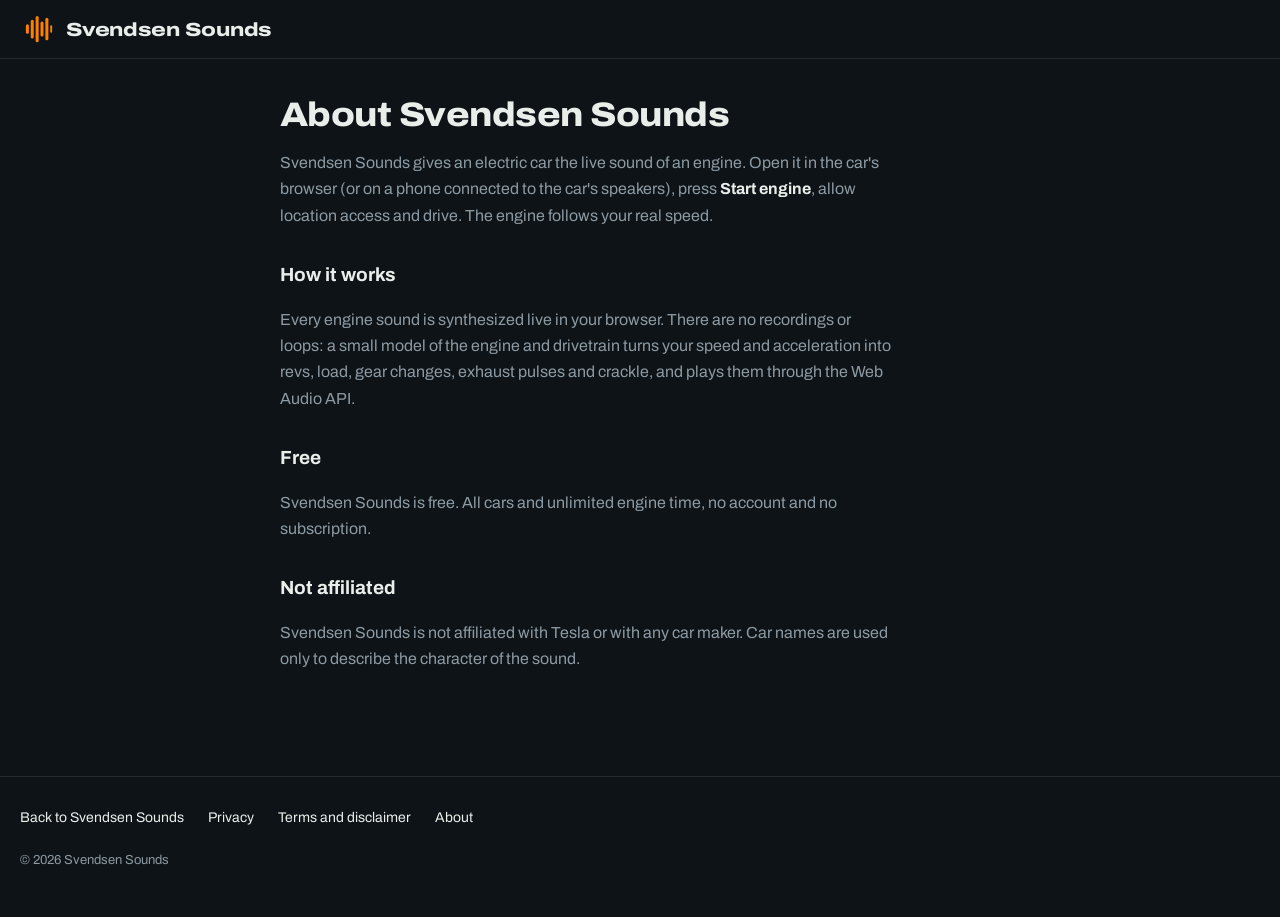
<file: about.html>
<!doctype html>
<html lang="en">
<head>
  <meta charset="utf-8">
  <meta name="viewport" content="width=device-width, initial-scale=1, viewport-fit=cover">
  <meta name="theme-color" content="#0d1317">
  <meta name="color-scheme" content="dark">
  <title>About – Svendsen Sounds</title>
  <link rel="icon" href="icon.svg" type="image/svg+xml">
  <link rel="preload" href="css/fonts/archivo-latin-wdth.woff2" as="font" type="font/woff2" crossorigin>
  <link rel="stylesheet" href="css/style.css">
</head>
<body>
  <header class="topbar">
    <a class="brand" href="index.html" style="text-decoration:none">
      <svg class="brand-mark" viewBox="0 0 32 32" aria-hidden="true"><rect x="2" y="11" width="3.2" height="10" rx="1.6" fill="currentColor"/><rect x="7.2" y="6" width="3.2" height="20" rx="1.6" fill="currentColor"/><rect x="12.4" y="2" width="3.2" height="28" rx="1.6" fill="currentColor"/><rect x="17.6" y="8" width="3.2" height="16" rx="1.6" fill="currentColor"/><rect x="22.8" y="4" width="3.2" height="24" rx="1.6" fill="currentColor"/><rect x="28" y="12" width="2" height="8" rx="1" fill="currentColor"/></svg>
      <span class="brand-name">Svendsen Sounds</span>
    </a>
  </header>
  <main class="legal">
    <h1>About Svendsen Sounds</h1>
    <p>Svendsen Sounds gives an electric car the live sound of an engine. Open it in the car's browser (or on a phone connected to the car's speakers), press <b>Start engine</b>, allow location access and drive. The engine follows your real speed.</p>
    <h2>How it works</h2>
    <p>Every engine sound is synthesized live in your browser. There are no recordings or loops: a small model of the engine and drivetrain turns your speed and acceleration into revs, load, gear changes, exhaust pulses and crackle, and plays them through the Web Audio API.</p>
    <h2>Free</h2>
    <p>Svendsen Sounds is free. All cars and unlimited engine time, no account and no subscription.</p>
    <h2>Not affiliated</h2>
    <p>Svendsen Sounds is not affiliated with Tesla or with any car maker. Car names are used only to describe the character of the sound.</p>
  </main>
  <footer class="foot foot-made">
    <nav class="foot-links" aria-label="Pages">
      <a href="index.html">Back to Svendsen Sounds</a>
      <a href="privacy.html">Privacy</a>
      <a href="terms.html">Terms and disclaimer</a>
      <a href="about.html">About</a>
    </nav>
    <p class="made-legal">&copy; 2026 Svendsen Sounds</p>
  </footer>
</body>
</html>
</file>
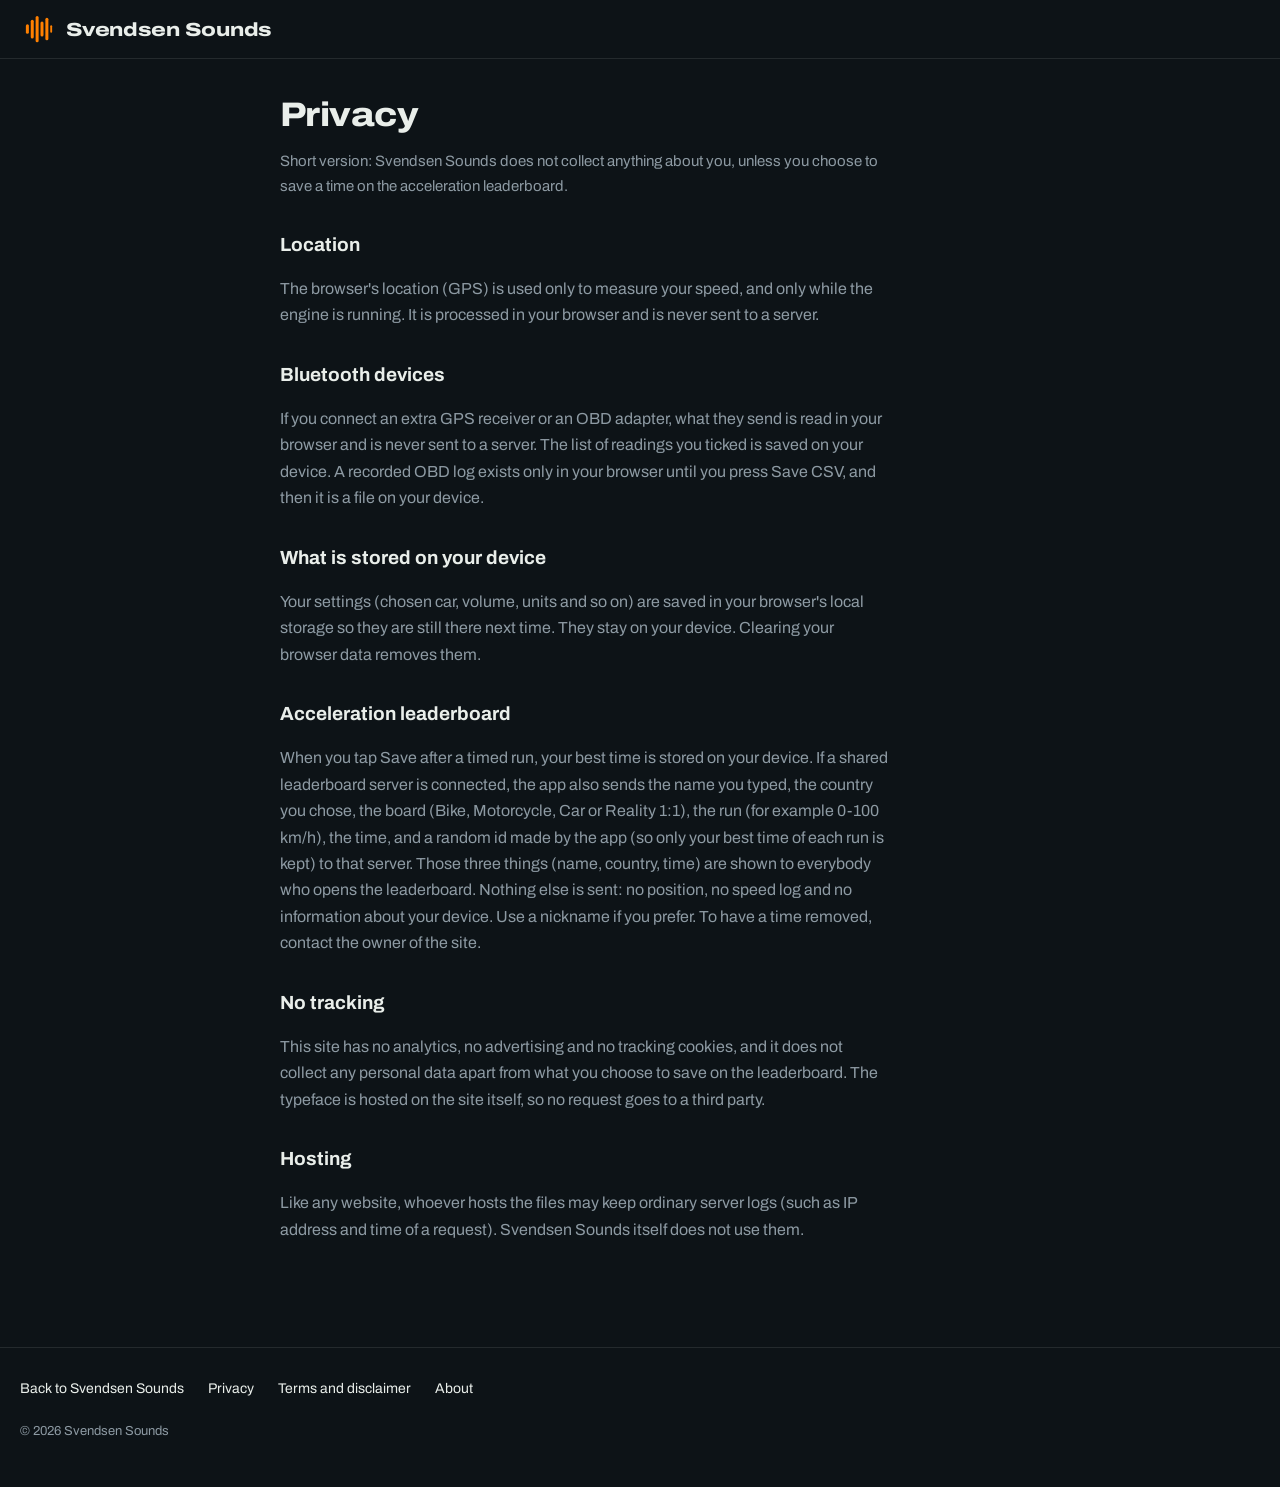
<file: privacy.html>
<!doctype html>
<html lang="en">
<head>
  <meta charset="utf-8">
  <meta name="viewport" content="width=device-width, initial-scale=1, viewport-fit=cover">
  <meta name="theme-color" content="#0d1317">
  <meta name="color-scheme" content="dark">
  <title>Privacy – Svendsen Sounds</title>
  <link rel="icon" href="icon.svg" type="image/svg+xml">
  <link rel="preload" href="css/fonts/archivo-latin-wdth.woff2" as="font" type="font/woff2" crossorigin>
  <link rel="stylesheet" href="css/style.css">
</head>
<body>
  <header class="topbar">
    <a class="brand" href="index.html" style="text-decoration:none">
      <svg class="brand-mark" viewBox="0 0 32 32" aria-hidden="true"><rect x="2" y="11" width="3.2" height="10" rx="1.6" fill="currentColor"/><rect x="7.2" y="6" width="3.2" height="20" rx="1.6" fill="currentColor"/><rect x="12.4" y="2" width="3.2" height="28" rx="1.6" fill="currentColor"/><rect x="17.6" y="8" width="3.2" height="16" rx="1.6" fill="currentColor"/><rect x="22.8" y="4" width="3.2" height="24" rx="1.6" fill="currentColor"/><rect x="28" y="12" width="2" height="8" rx="1" fill="currentColor"/></svg>
      <span class="brand-name">Svendsen Sounds</span>
    </a>
  </header>
  <main class="legal">
    <h1>Privacy</h1>
    <p class="updated">Short version: Svendsen Sounds does not collect anything about you, unless you choose to save a time on the acceleration leaderboard.</p>
    <h2>Location</h2>
    <p>The browser's location (GPS) is used only to measure your speed, and only while the engine is running. It is processed in your browser and is never sent to a server.</p>
    <h2>Bluetooth devices</h2>
    <p>If you connect an extra GPS receiver or an OBD adapter, what they send is read in your browser and is never sent to a server. The list of readings you ticked is saved on your device. A recorded OBD log exists only in your browser until you press Save CSV, and then it is a file on your device.</p>
    <h2>What is stored on your device</h2>
    <p>Your settings (chosen car, volume, units and so on) are saved in your browser's local storage so they are still there next time. They stay on your device. Clearing your browser data removes them.</p>
    <h2>Acceleration leaderboard</h2>
    <p>When you tap Save after a timed run, your best time is stored on your device. If a shared leaderboard server is connected, the app also sends the name you typed, the country you chose, the board (Bike, Motorcycle, Car or Reality 1:1), the run (for example 0-100 km/h), the time, and a random id made by the app (so only your best time of each run is kept) to that server. Those three things (name, country, time) are shown to everybody who opens the leaderboard. Nothing else is sent: no position, no speed log and no information about your device. Use a nickname if you prefer. To have a time removed, contact the owner of the site.</p>
    <h2>No tracking</h2>
    <p>This site has no analytics, no advertising and no tracking cookies, and it does not collect any personal data apart from what you choose to save on the leaderboard. The typeface is hosted on the site itself, so no request goes to a third party.</p>
    <h2>Hosting</h2>
    <p>Like any website, whoever hosts the files may keep ordinary server logs (such as IP address and time of a request). Svendsen Sounds itself does not use them.</p>
  </main>
  <footer class="foot foot-made">
    <nav class="foot-links" aria-label="Pages">
      <a href="index.html">Back to Svendsen Sounds</a>
      <a href="privacy.html">Privacy</a>
      <a href="terms.html">Terms and disclaimer</a>
      <a href="about.html">About</a>
    </nav>
    <p class="made-legal">&copy; 2026 Svendsen Sounds</p>
  </footer>
</body>
</html>
</file>
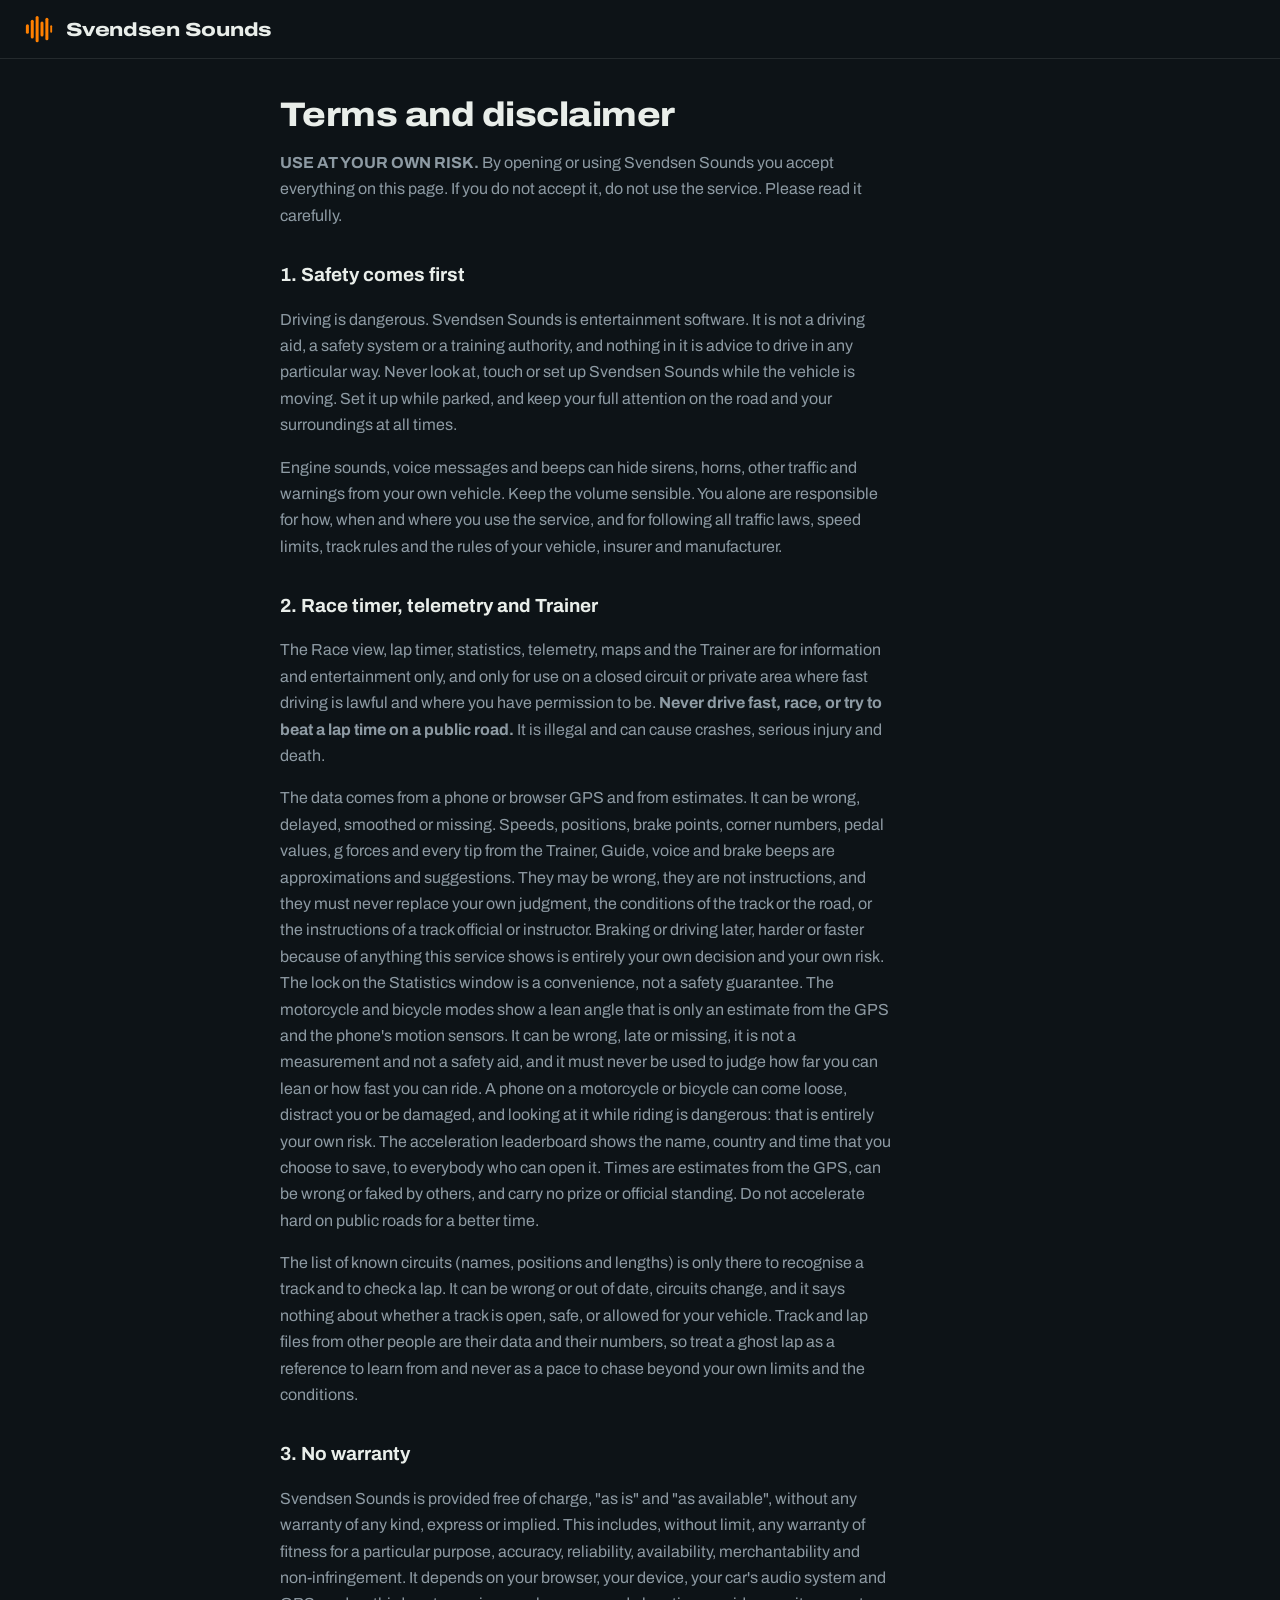
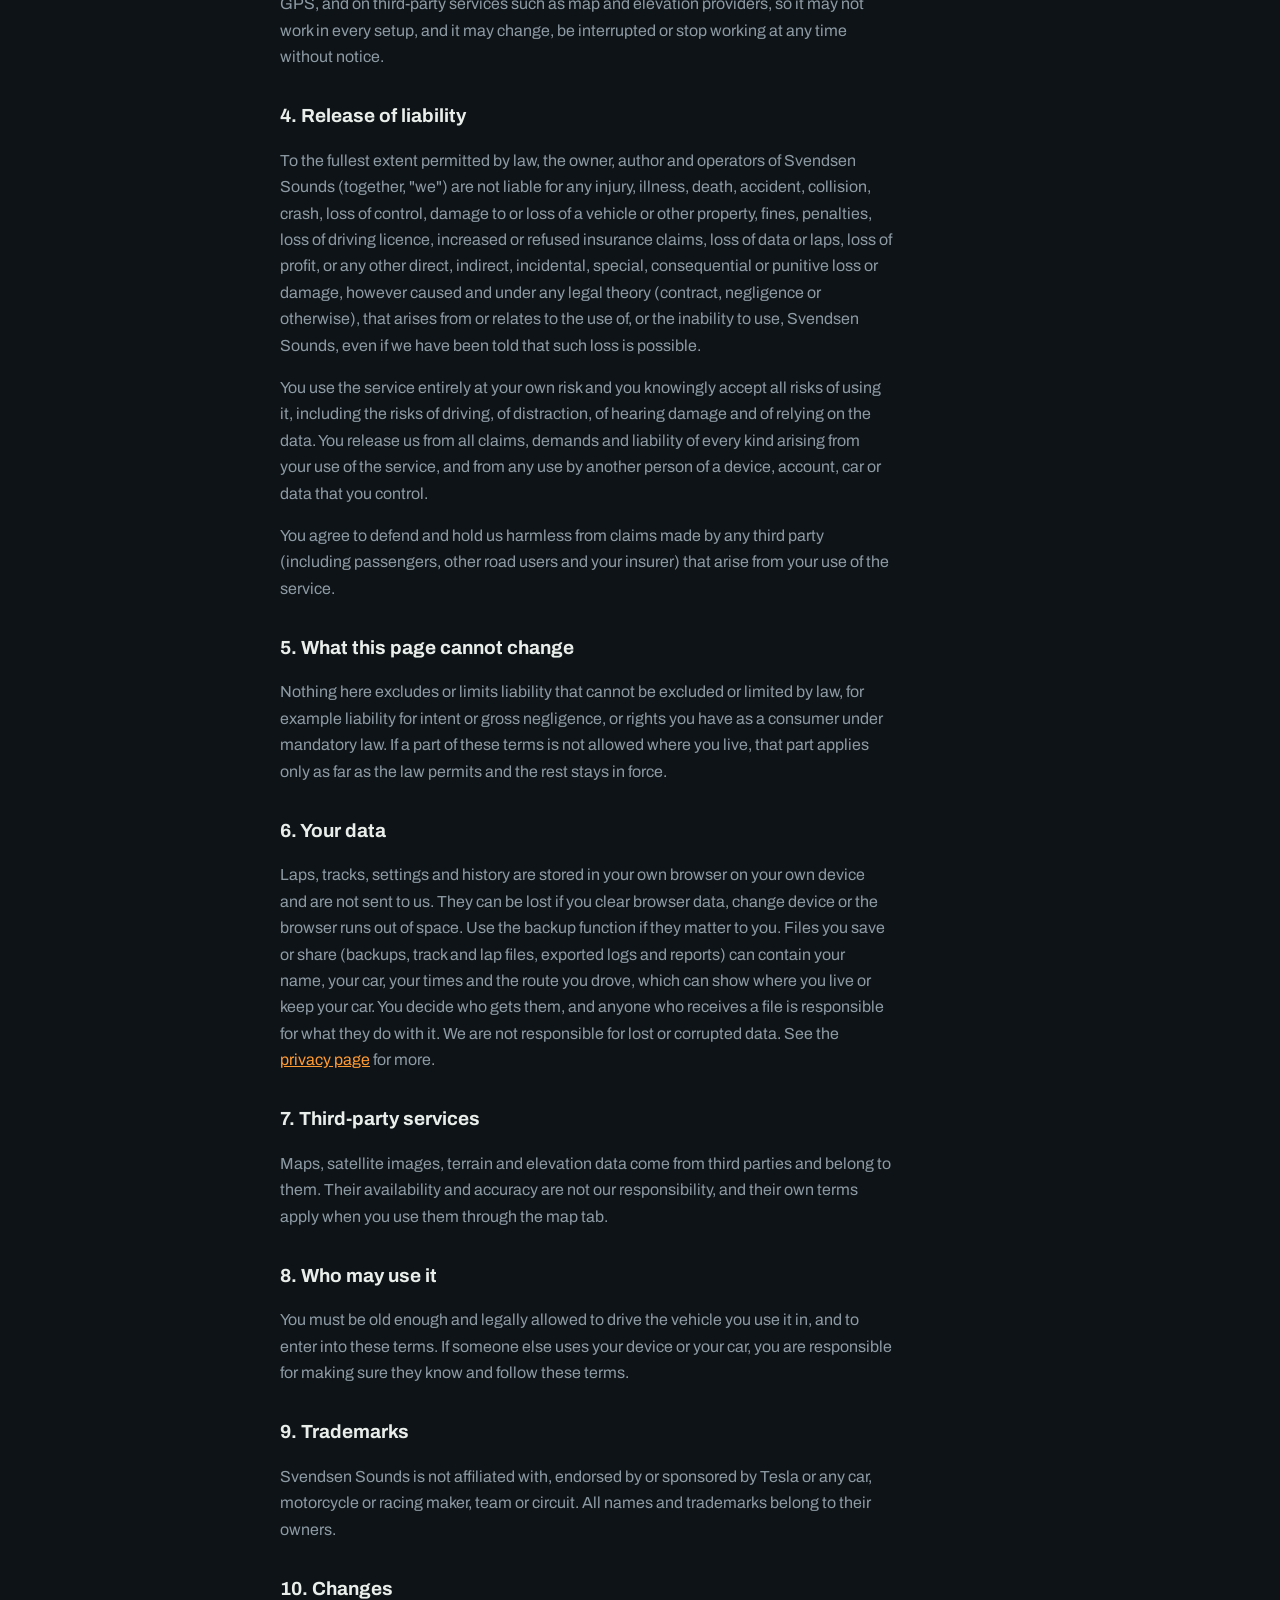
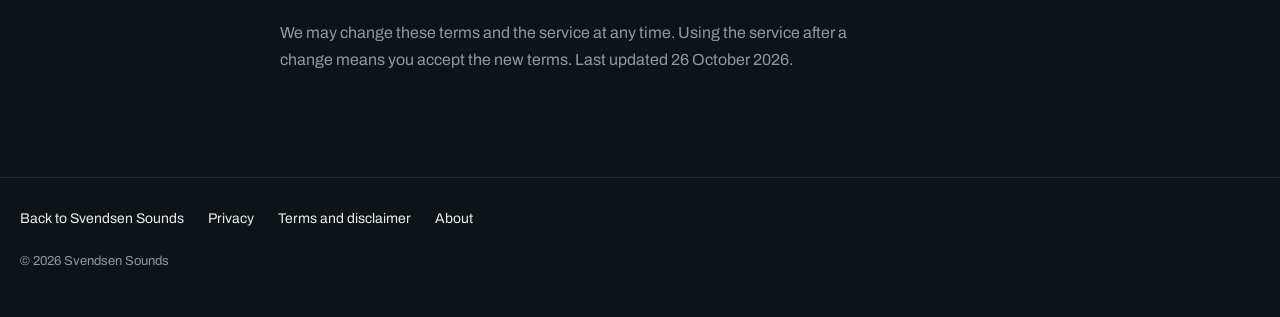
<file: terms.html>
<!doctype html>
<html lang="en">
<head>
  <meta charset="utf-8">
  <meta name="viewport" content="width=device-width, initial-scale=1, viewport-fit=cover">
  <meta name="theme-color" content="#0d1317">
  <meta name="color-scheme" content="dark">
  <title>Terms and disclaimer – Svendsen Sounds</title>
  <link rel="icon" href="icon.svg" type="image/svg+xml">
  <link rel="preload" href="css/fonts/archivo-latin-wdth.woff2" as="font" type="font/woff2" crossorigin>
  <link rel="stylesheet" href="css/style.css">
</head>
<body>
  <header class="topbar">
    <a class="brand" href="index.html" style="text-decoration:none">
      <svg class="brand-mark" viewBox="0 0 32 32" aria-hidden="true"><rect x="2" y="11" width="3.2" height="10" rx="1.6" fill="currentColor"/><rect x="7.2" y="6" width="3.2" height="20" rx="1.6" fill="currentColor"/><rect x="12.4" y="2" width="3.2" height="28" rx="1.6" fill="currentColor"/><rect x="17.6" y="8" width="3.2" height="16" rx="1.6" fill="currentColor"/><rect x="22.8" y="4" width="3.2" height="24" rx="1.6" fill="currentColor"/><rect x="28" y="12" width="2" height="8" rx="1" fill="currentColor"/></svg>
      <span class="brand-name">Svendsen Sounds</span>
    </a>
  </header>
  <main class="legal">
    <h1>Terms and disclaimer</h1>
    <p><strong>USE AT YOUR OWN RISK.</strong> By opening or using Svendsen Sounds you accept everything on this page. If you do not accept it, do not use the service. Please read it carefully.</p>

    <h2>1. Safety comes first</h2>
    <p>Driving is dangerous. Svendsen Sounds is entertainment software. It is not a driving aid, a safety system or a training authority, and nothing in it is advice to drive in any particular way. Never look at, touch or set up Svendsen Sounds while the vehicle is moving. Set it up while parked, and keep your full attention on the road and your surroundings at all times.</p>
    <p>Engine sounds, voice messages and beeps can hide sirens, horns, other traffic and warnings from your own vehicle. Keep the volume sensible. You alone are responsible for how, when and where you use the service, and for following all traffic laws, speed limits, track rules and the rules of your vehicle, insurer and manufacturer.</p>

    <h2>2. Race timer, telemetry and Trainer</h2>
    <p>The Race view, lap timer, statistics, telemetry, maps and the Trainer are for information and entertainment only, and only for use on a closed circuit or private area where fast driving is lawful and where you have permission to be. <strong>Never drive fast, race, or try to beat a lap time on a public road.</strong> It is illegal and can cause crashes, serious injury and death.</p>
    <p>The data comes from a phone or browser GPS and from estimates. It can be wrong, delayed, smoothed or missing. Speeds, positions, brake points, corner numbers, pedal values, g forces and every tip from the Trainer, Guide, voice and brake beeps are approximations and suggestions. They may be wrong, they are not instructions, and they must never replace your own judgment, the conditions of the track or the road, or the instructions of a track official or instructor. Braking or driving later, harder or faster because of anything this service shows is entirely your own decision and your own risk. The lock on the Statistics window is a convenience, not a safety guarantee. The motorcycle and bicycle modes show a lean angle that is only an estimate from the GPS and the phone's motion sensors. It can be wrong, late or missing, it is not a measurement and not a safety aid, and it must never be used to judge how far you can lean or how fast you can ride. A phone on a motorcycle or bicycle can come loose, distract you or be damaged, and looking at it while riding is dangerous: that is entirely your own risk. The acceleration leaderboard shows the name, country and time that you choose to save, to everybody who can open it. Times are estimates from the GPS, can be wrong or faked by others, and carry no prize or official standing. Do not accelerate hard on public roads for a better time.</p>
    <p>The list of known circuits (names, positions and lengths) is only there to recognise a track and to check a lap. It can be wrong or out of date, circuits change, and it says nothing about whether a track is open, safe, or allowed for your vehicle. Track and lap files from other people are their data and their numbers, so treat a ghost lap as a reference to learn from and never as a pace to chase beyond your own limits and the conditions.</p>

    <h2>3. No warranty</h2>
    <p>Svendsen Sounds is provided free of charge, "as is" and "as available", without any warranty of any kind, express or implied. This includes, without limit, any warranty of fitness for a particular purpose, accuracy, reliability, availability, merchantability and non-infringement. It depends on your browser, your device, your car's audio system and GPS, and on third-party services such as map and elevation providers, so it may not work in every setup, and it may change, be interrupted or stop working at any time without notice.</p>

    <h2>4. Release of liability</h2>
    <p>To the fullest extent permitted by law, the owner, author and operators of Svendsen Sounds (together, "we") are not liable for any injury, illness, death, accident, collision, crash, loss of control, damage to or loss of a vehicle or other property, fines, penalties, loss of driving licence, increased or refused insurance claims, loss of data or laps, loss of profit, or any other direct, indirect, incidental, special, consequential or punitive loss or damage, however caused and under any legal theory (contract, negligence or otherwise), that arises from or relates to the use of, or the inability to use, Svendsen Sounds, even if we have been told that such loss is possible.</p>
    <p>You use the service entirely at your own risk and you knowingly accept all risks of using it, including the risks of driving, of distraction, of hearing damage and of relying on the data. You release us from all claims, demands and liability of every kind arising from your use of the service, and from any use by another person of a device, account, car or data that you control.</p>
    <p>You agree to defend and hold us harmless from claims made by any third party (including passengers, other road users and your insurer) that arise from your use of the service.</p>

    <h2>5. What this page cannot change</h2>
    <p>Nothing here excludes or limits liability that cannot be excluded or limited by law, for example liability for intent or gross negligence, or rights you have as a consumer under mandatory law. If a part of these terms is not allowed where you live, that part applies only as far as the law permits and the rest stays in force.</p>

    <h2>6. Your data</h2>
    <p>Laps, tracks, settings and history are stored in your own browser on your own device and are not sent to us. They can be lost if you clear browser data, change device or the browser runs out of space. Use the backup function if they matter to you. Files you save or share (backups, track and lap files, exported logs and reports) can contain your name, your car, your times and the route you drove, which can show where you live or keep your car. You decide who gets them, and anyone who receives a file is responsible for what they do with it. We are not responsible for lost or corrupted data. See the <a href="privacy.html">privacy page</a> for more.</p>

    <h2>7. Third-party services</h2>
    <p>Maps, satellite images, terrain and elevation data come from third parties and belong to them. Their availability and accuracy are not our responsibility, and their own terms apply when you use them through the map tab.</p>

    <h2>8. Who may use it</h2>
    <p>You must be old enough and legally allowed to drive the vehicle you use it in, and to enter into these terms. If someone else uses your device or your car, you are responsible for making sure they know and follow these terms.</p>

    <h2>9. Trademarks</h2>
    <p>Svendsen Sounds is not affiliated with, endorsed by or sponsored by Tesla or any car, motorcycle or racing maker, team or circuit. All names and trademarks belong to their owners.</p>

    <h2>10. Changes</h2>
    <p>We may change these terms and the service at any time. Using the service after a change means you accept the new terms. Last updated 26 October 2026.</p>
  </main>
  <footer class="foot foot-made">
    <nav class="foot-links" aria-label="Pages">
      <a href="index.html">Back to Svendsen Sounds</a>
      <a href="privacy.html">Privacy</a>
      <a href="terms.html">Terms and disclaimer</a>
      <a href="about.html">About</a>
    </nav>
    <p class="made-legal">&copy; 2026 Svendsen Sounds</p>
  </footer>
</body>
</html>
</file>
<file: css/style.css>
/*
 * Svendsen Sounds
 *
 * Fjord ink for the page, basalt for the panels, brass for anything that is
 * sounding (the colour of a VU meter's backlight). One typeface, Archivo,
 * used at three widths: extended for the name, condensed for the numbers on
 * the dial, normal for reading. Self-hosted (css/fonts), no external requests.
 */

@font-face {
  font-family: "Archivo";
  src: url("fonts/archivo-latin-wdth.woff2") format("woff2");
  font-weight: 100 900;
  font-stretch: 62% 125%;
  font-style: normal;
  font-display: swap;
}

:root {
  --bg: #0d1317;
  --panel: #161e24;
  --panel-2: #1f2932;
  --panel-3: #2a3641;
  --line: rgba(233, 238, 234, 0.1);
  --text: #e9eeea;
  --muted: #8d9aa3;
  --accent: #FF8000;       /* McLaren orange */
  --accent-2: #FF9A33;     /* McLaren orange, lit */
  --red: #e5484d;
  --green: #7fd6b8;        /* ok */
  --amber: #FF8000;        /* warning */
  --radius: 10px;
  --radius-sm: 7px;
  font-family: "Archivo", system-ui, -apple-system, "Segoe UI", Roboto, "Helvetica Neue", Arial, sans-serif;
  color: var(--text);
  background: var(--bg);
}

* { box-sizing: border-box; }

html, body { margin: 0; }

body {
  min-height: 100vh;
  background: var(--bg);
  line-height: 1.5;
  -webkit-tap-highlight-color: transparent;
}

:focus-visible { outline: 2px solid var(--accent-2); outline-offset: 2px; }

/* The Halloween car: a haunted night behind the page (a pale moon glow and
   fog on the ground, drawn in CSS), dark enough that the gauge and text stay
   easy to read, and showing a little through the panels. */
body.haunted { background: transparent; }
body.haunted::before {
  content: '';
  position: fixed;
  inset: 0;
  z-index: -1;
  pointer-events: none;
  background:
    radial-gradient(ellipse 34% 26% at 80% 14%, rgba(196, 208, 236, 0.2), transparent 72%),
    radial-gradient(ellipse 130% 38% at 40% 104%, rgba(98, 124, 134, 0.38), transparent 72%),
    linear-gradient(180deg, #0a0f12, #111a1f 62%, #0d1317);
}
body.haunted .gauge-panel,
body.haunted .control-panel { background: rgba(22, 30, 36, 0.84); }

button {
  font: inherit;
  color: inherit;
  /* No text selection or iPhone Copy / Look Up bubble when a button is held. */
  user-select: none;
  -webkit-user-select: none;
  -webkit-touch-callout: none;
}

/* ---------- top bar ---------- */

.topbar {
  display: flex;
  align-items: center;
  justify-content: space-between;
  gap: 16px;
  padding: 14px 24px;
  border-bottom: 1px solid var(--line);
}

.brand { display: flex; align-items: center; gap: 12px; }

/* The name: extended and heavy. It is the page's h1 (and a link on the
   other pages), so it resets the browser's heading look. */
.brand-name {
  margin: 0;
  font-size: 19px;
  font-weight: 800;
  font-stretch: 125%;
  letter-spacing: -0.01em;
  line-height: 1;
  color: var(--text);
  text-decoration: none;
}
.brand-mark { width: 30px; height: 30px; color: var(--accent); flex: none; }

.chips { display: flex; gap: 8px; flex-wrap: wrap; justify-content: flex-end; }

.chip {
  display: inline-flex;
  align-items: center;
  gap: 8px;
  padding: 7px 12px;
  border-radius: var(--radius-sm);
  background: var(--panel);
  border: 1px solid var(--line);
  color: var(--muted);
  font-size: 14px;
  white-space: nowrap;
}
.chip::before { content: ""; width: 8px; height: 8px; border-radius: 50%; background: currentColor; opacity: 0.7; }
.chip[data-state="ok"] { color: var(--green); }
.chip[data-state="wait"] { color: var(--accent-2); }
.chip[data-state="bad"] { color: var(--red); }
.chip[data-help] { cursor: pointer; border-color: var(--red); }
.chip[data-help]::after { content: "?"; font-weight: 700; font-size: 12px; width: 18px; height: 18px; line-height: 18px; text-align: center; border-radius: 50%; border: 1px solid currentColor; }

/* ---------- dashboard ---------- */

.dash {
  display: grid;
  grid-template-columns: minmax(0, 1.15fr) minmax(0, 1fr);
  gap: 20px;
  padding: 16px 20px;
  max-width: 1400px;
  margin: 0 auto;
  align-items: start;
}

.gauge-panel,
.control-panel {
  background: var(--panel);
  border: 1px solid var(--line);
  border-radius: var(--radius);
  padding: 16px;
}

.gauge-col { display: flex; flex-direction: column; align-items: center; gap: 12px; min-width: 0; }
.gauge-col > .gauge-panel { align-self: stretch; }

.gauge-panel {
  position: relative;
  display: flex; flex-direction: column; align-items: center; justify-content: center; gap: 12px;
  /* The dial sits on a faintly lit face, like a backlit instrument. */
  background:
    radial-gradient(ellipse 70% 55% at 50% 42%, rgba(255, 128, 0, 0.07), transparent 70%),
    var(--panel);
  /* Holding a pedal must not select the speed / rpm text around it on iPhone. */
  user-select: none; -webkit-user-select: none; -webkit-touch-callout: none;
}

/* The dial is as tall as wide. Maximized, it takes the screen height (see .gauge-max-on). */
.gauge {
  position: relative;
  width: 100%;
  /* The same size as in test drive, so GPS drive has the same layout: REV and the acceleration box left of the dial, the info box right. */
  max-width: min(470px, max(200px, calc((100vh - 360px) / 1)));
}

#tach { width: 100%; height: auto; display: block; }

/* The dial follows the Porsche 911 GT3 RS cluster: a black face, a thin white rim with fine yellow marks, white
   numbers, a red zone, a yellow needle, the speed in a dark ring in the middle and, along the bottom, the
   Tesla's battery where the car shows its fuel with the range under it. */
.g-face { fill: #000; }
.tach-rim { fill: none; stroke: #f7f7f5; stroke-width: 4; }
.tach-red { fill: #e2353d; stroke: none; }
.tach-red-edge { fill: none; stroke: #ef5a78; stroke-width: 8; }
.tick { stroke: var(--gauge-tick, #ece27f); stroke-width: 2; }
.tick.mid { stroke-width: 2.6; }
.tick.major { stroke: #f7f7f5; stroke-width: 5.5; }
.tick.red:not(.major) { stroke: #ffd3d6; }
.tick-label { fill: #fff; font-size: 34px; font-weight: 700; font-stretch: 112%; text-anchor: middle; dominant-baseline: central; font-variant-numeric: tabular-nums; }
.tick-label.small { font-size: 25px; }
.g-inner { fill: #000; stroke: #3a3a3f; stroke-width: 9; }
.needle { fill: var(--gauge-needle, #ece06a); }
.needle-slit { fill: #1a1a08; }

.g-speed {
  fill: #fff;
  font-size: 92px;
  font-weight: 700;
  font-stretch: 122%;
  text-anchor: middle;
  dominant-baseline: central;
  font-variant-numeric: tabular-nums;
}
.g-speed.wide { font-size: 74px; }
.g-unit { fill: #fff; font-size: 25px; font-weight: 700; font-stretch: 104%; text-anchor: middle; }
.g-rpm { display: none; }

.batt-track { fill: none; stroke: #6c6a72; stroke-width: 9; stroke-linecap: butt; }
.batt-fill { fill: none; stroke: #f4f4f2; stroke-width: 9; stroke-linecap: butt; transition: stroke-dasharray .4s; }
.batt-fill.low { stroke: #e5484d; }
.batt-end { fill: #8a8a90; font-size: 15px; font-weight: 700; text-anchor: middle; dominant-baseline: central; }
.batt-icon rect:not(.fill), .batt-icon path:not(.fill) { fill: none; stroke: #fff; stroke-width: 2; }
.batt-icon .fill { fill: #fff; stroke: none; }
.g-gear { fill: #fff; font-size: 34px; font-weight: 700; font-stretch: 112%; text-anchor: middle; }
.g-gear.hide { display: none; }
.g-range { fill: #fff; font-size: 21px; font-weight: 700; font-stretch: 104%; text-anchor: start; dominant-baseline: central; font-variant-numeric: tabular-nums; }
.g-range.low { fill: #ff6b6f; }

.bars { width: 100%; max-width: 470px; }
.bar { display: flex; align-items: center; gap: 12px; }
.bar-label { color: var(--muted); font-size: 14px; width: 70px; }
.bar-track { flex: 1; height: 6px; border-radius: 3px; background: var(--panel-2); overflow: hidden; }
.bar-fill { height: 100%; width: 0; background: var(--accent); border-radius: 3px; }

/* ---------- controls ---------- */

.control-panel { display: flex; flex-direction: column; gap: 12px; }

/* The picked car: a brass edge on the left says it is the one playing. */
.car-card {
  display: flex;
  flex-direction: column;
  gap: 2px;
  padding: 10px 16px;
  border-radius: var(--radius-sm);
  background: var(--panel-2);
  border-left: 4px solid var(--accent);
}
.car-name { font-size: 20px; font-weight: 700; line-height: 1.3; }
.car-tag { color: var(--muted); font-size: 14px; line-height: 1.4; }

/* ---------- car picker ---------- */

.car-picker { display: grid; grid-template-columns: repeat(3, 1fr); gap: 8px; }
.car-picker button {
  display: flex;
  flex-direction: column;
  align-items: center;
  gap: 4px;
  min-height: 96px;
  padding: 10px 6px 8px;
  border-radius: var(--radius-sm);
  border: 1px solid var(--line);
  background: var(--panel-2);
  color: var(--muted);
  cursor: pointer;
  touch-action: manipulation;
  transition: border-color .15s, color .15s;
}
.car-picker button:hover { border-color: rgba(255, 128, 0, 0.45); }
.car-picker button { position: relative; -webkit-user-select: none; user-select: none; -webkit-touch-callout: none; }
.car-picker img { -webkit-user-drag: none; pointer-events: none; }
.pick-grip {
  position: absolute; top: 4px; left: 4px; z-index: 2;
  width: 34px; height: 34px; display: flex; align-items: center; justify-content: center;
  font-size: 22px; line-height: 1; color: var(--text, #e8eaed);
  background: rgba(15, 20, 26, 0.55); border-radius: 8px;
  opacity: 0.75; cursor: grab; touch-action: none;
}
.pick-grip:hover { opacity: 1; }
.car-picker button.dragging {
  z-index: 60; opacity: 0.95; cursor: grabbing; transition: none;
  border-color: var(--accent); box-shadow: 0 14px 34px rgba(0, 0, 0, 0.6);
}
.car-picker.sorting button:not(.dragging) { transition: none; }
.car-picker.sorting, .car-picker.sorting * { cursor: grabbing; }
.pick-art { display: block; width: 100%; }
.pick-art img { display: none; width: 100%; height: auto; }
.pick-art.has-photo img { display: block; }
.pick-art.has-photo svg { display: none; }
/* The picture's box is always there, shaped for the tallest car picture
   (300×105), so nothing below moves while it loads or when another car is
   picked. Wider pictures sit on its bottom edge. */
.car-hero { max-width: 420px; aspect-ratio: 20 / 7; margin: 14px auto 14px; position: relative; z-index: 1; pointer-events: none; }
.car-hero img {
  display: block; width: 100%; height: 100%;
  object-fit: contain; object-position: center bottom;
  opacity: 0; transition: opacity 0.2s;
  filter: drop-shadow(0 8px 10px rgba(0, 0, 0, 0.5));
}
.car-hero.has-photo img { opacity: 1; }
.car-hero svg { position: absolute; inset: 0; display: block; width: 100%; height: 100%; fill: var(--panel-3); }
.car-hero svg .glass { fill: var(--panel); }
.car-hero svg .wheel { fill: var(--panel); stroke: var(--panel-3); stroke-width: 4; }
.car-picker svg, .cars-grid svg { width: 100%; max-width: 150px; height: auto; fill: currentColor; }
.car-picker svg .glass, .cars-grid svg .glass { fill: var(--panel-2); opacity: 0.85; }
.car-picker svg .wheel, .cars-grid svg .wheel { fill: var(--panel-2); stroke: currentColor; stroke-width: 4; }
.car-picker .pick-name { font-size: 14px; font-weight: 600; line-height: 1.2; text-align: center; }
.car-picker button[aria-checked="true"] {
  color: var(--text);
  border-color: var(--accent);
  box-shadow: inset 0 -3px 0 var(--accent);
}
.car-picker button[aria-checked="true"] svg { color: var(--accent); }

/* The key that starts the engine. */
.start-btn {
  position: relative;
  display: flex;
  align-items: center;
  justify-content: center;
  gap: 14px;
  min-height: 76px;
  border: 0;
  border-radius: var(--radius);
  background: var(--accent);
  color: #1a1305;
  font-size: 25px;
  font-weight: 750;
  font-stretch: 112%;
  letter-spacing: -0.005em;
  cursor: pointer;
  touch-action: manipulation;
  transition: background .15s;
}
.start-btn:hover { background: var(--accent-2); }
.start-btn:active { transform: translateY(1px); }
.start-btn.on { background: var(--panel-3); color: var(--text); }
.start-ring { width: 22px; height: 22px; border-radius: 50%; border: 3px solid currentColor; }
.start-btn.on .start-ring { background: var(--red); border-color: var(--red); box-shadow: 0 0 12px var(--red); }

.segmented {
  display: grid;
  grid-auto-flow: column;
  grid-auto-columns: 1fr;
  gap: 4px;
  padding: 4px;
  background: var(--bg);
  border-radius: var(--radius);
  border: 1px solid var(--line);
}
.segmented button {
  min-height: 48px;
  border: 0;
  border-radius: var(--radius-sm);
  background: transparent;
  color: var(--muted);
  font-size: 17px;
  font-weight: 600;
  cursor: pointer;
  touch-action: manipulation;
}
.segmented button[aria-checked="true"],
.segmented button[aria-pressed="true"] { background: var(--panel-3); color: var(--text); box-shadow: inset 0 -2px 0 var(--accent); }
.segmented[hidden] { display: none; }
.segmented.small button { min-height: 40px; font-size: 15px; padding: 0 14px; }

/* Test-drive pedals under the throttle bar: a wide, short brake and a taller
   gas pedal in brushed aluminum, standing on the same floor line. Kept low so
   the dial, bar and pedals all fit the car's split-screen browser. The lower
   the finger on a pedal, the harder it presses. */
.pedals {
  display: flex;
  justify-content: center;
  align-items: flex-end;
  gap: 28px;
}
.pedal {
  display: flex;
  flex-direction: column;
  align-items: center;
  gap: 4px;
  padding: 0;
  border: 0;
  background: none;
  color: var(--muted);
  font-size: 13px;
  line-height: 14px;
  font-weight: 600;
  cursor: pointer;
  touch-action: none;
}
.pedal.active { color: var(--accent-2); }
.pedal-plate {
  position: relative;
  display: flex;
  justify-content: space-evenly;
  padding: 14px 10px;
  overflow: hidden;
  border-radius: 14px;
  background:
    repeating-linear-gradient(90deg, rgba(255, 255, 255, 0.08) 0 1px, rgba(0, 0, 0, 0.04) 1px 2px, transparent 2px 4px),
    linear-gradient(165deg, #f1f3f5, #c9ced4 40%, #a3aab3);
  box-shadow: inset 0 1px 0 rgba(255, 255, 255, 0.8), inset 0 -3px 4px rgba(0, 0, 0, 0.25), 0 8px 18px rgba(0, 0, 0, 0.55);
  transition: transform 0.08s;
}
.pedal-brake .pedal-plate { width: 156px; height: 92px; padding: 12px 10px; border-radius: 14px 14px 14px 32px / 14px 14px 14px 24px; }
.pedal-gas .pedal-plate { width: 96px; height: 120px; padding: 12px 10px; }
.pedal-plate i {
  width: 7px;
  border-radius: 4px;
  background: #23262c;
  box-shadow: inset 0 2px 3px rgba(0, 0, 0, 0.7), 0 1px 0 rgba(255, 255, 255, 0.6);
}
/* How hard the pedal is pressed: brass from the top down to the finger. */
.pedal-plate::after {
  content: "";
  position: absolute;
  left: 0;
  right: 0;
  top: 0;
  height: calc(var(--press, 0) * 100%);
  background: linear-gradient(180deg, rgba(255, 128, 0, 0.12), rgba(255, 128, 0, 0.5));
  border-bottom: 2px solid var(--accent);
  opacity: 0;
}
.pedal.active .pedal-plate { transform: translateY(2px) scale(0.98); }
.pedal.active .pedal-plate::after { opacity: 1; }
.pedal-note { max-width: 400px; margin: 0; color: var(--muted); font-size: 12px; line-height: 1.45; text-align: center; }
/* Test drive: the dial gets the screen height the pedals leave over, so the
   whole panel fits without scrolling (about 260 px wide on the car's split
   screen, 592 px high). The rest of the panel takes about 360 px. */
.mode-demo .gauge { max-width: min(470px, max(200px, calc((100vh - 360px) / 1))); }
body:not(.mode-demo) .demo-only { display: none; }

.pad {
  display: flex;
  flex-direction: column;
  align-items: center;
  justify-content: center;
  gap: 4px;
  min-height: 84px;
  border-radius: var(--radius);
  border: 1px solid var(--line);
  background: var(--panel-2);
  font-size: 22px;
  font-weight: 750;
  font-stretch: 112%;
  cursor: pointer;
  touch-action: none;
}
.pad small { font-size: 12px; font-weight: 500; font-stretch: 100%; color: var(--muted); }
.pad.active { transform: scale(0.98); }
.pad-rev {
  position: fixed;
  top: calc(env(safe-area-inset-top, 0px) + 76px);
  left: 16px;
  z-index: 20;
  display: none;
  width: 150px;
  min-height: 110px;
  background: rgba(22, 30, 36, 0.9);
  border-color: var(--accent);
  box-shadow: 0 8px 24px rgba(0, 0, 0, 0.5);
}
.pad-rev.shown { display: flex; }
.pad-rev.dock { position: absolute; left: 16px; z-index: 5; box-shadow: none; }
.pad-rev.active { background: rgba(255, 128, 0, 0.2); border-color: var(--accent-2); }
.pad:disabled { opacity: 0.4; }
.mode-demo .pad-rev small { display: none; }

.ghost-btn {
  min-height: 48px;
  border-radius: var(--radius-sm);
  border: 1px solid var(--line);
  background: transparent;
  font-size: 17px;
  font-weight: 600;
  cursor: pointer;
  touch-action: manipulation;
}
.ghost-btn.running { border-color: var(--accent); color: var(--accent-2); }

.status { min-height: 22px; color: var(--muted); font-size: 15px; }
.status.warn { color: var(--amber); }
.status.error { color: var(--red); }

.settings { display: flex; flex-direction: column; gap: 4px; padding-top: 8px; border-top: 1px solid var(--line); }

.slider { display: grid; grid-template-columns: 140px 1fr; align-items: center; gap: 12px; font-size: 15px; color: var(--muted); }
.slider span { display: flex; justify-content: space-between; }
.slider output { color: var(--text); font-variant-numeric: tabular-nums; }
.slider[hidden] { display: none; }
.field { display: flex; align-items: center; justify-content: space-between; gap: 12px; font-size: 15px; color: var(--muted); padding: 2px 0; }
.field-input { display: flex; align-items: center; gap: 8px; }
.field-input input { width: 92px; min-height: 40px; padding: 0 10px; border-radius: var(--radius-sm); border: 1px solid var(--line); background: var(--panel-2); color: var(--text); font: inherit; font-variant-numeric: tabular-nums; text-align: right; }
.field-input i { font-style: normal; }
.batt-set { display: flex; flex-direction: column; gap: 8px; padding: 6px 0 4px; color: var(--muted); font-size: 15px; }
.batt-set-title { color: var(--text); font-weight: 600; }
.batt-set-row { display: flex; align-items: center; gap: 10px; flex-wrap: wrap; }
.batt-set-row .field-input input { width: 80px; }
.small-btn { min-height: 44px; padding: 0 18px; border-radius: var(--radius-sm); border: 1px solid var(--line); background: var(--panel-2); color: var(--text); font: inherit; font-weight: 700; cursor: pointer; touch-action: manipulation; }
.small-btn:hover { border-color: rgba(255, 128, 0, 0.55); }
.batt-set .hint { margin: 0; }
.batt-set .hint.warn { color: var(--red); }

input[type="range"] {
  -webkit-appearance: none;
  appearance: none;
  width: 100%;
  height: 44px;
  margin: 0;
  background: transparent;
  touch-action: pan-y;
}
input[type="range"]::-webkit-slider-runnable-track { height: 6px; border-radius: 3px; background: var(--panel-3); }
input[type="range"]::-webkit-slider-thumb {
  -webkit-appearance: none;
  width: 28px;
  height: 28px;
  margin-top: -11px;
  border-radius: 50%;
  background: var(--text);
  border: 5px solid var(--accent);
}
input[type="range"]::-moz-range-track { height: 6px; border-radius: 3px; background: var(--panel-3); }
input[type="range"]::-moz-range-thumb { width: 18px; height: 18px; border-radius: 50%; background: var(--text); border: 5px solid var(--accent); }

.units { display: flex; align-items: center; justify-content: space-between; color: var(--muted); font-size: 15px; padding-top: 4px; }

/* "More settings": one row under Volume that opens and closes the rest. */
.more-btn {
  display: flex; align-items: center; justify-content: space-between; gap: 12px;
  width: 100%; min-height: 48px; margin: 4px 0; padding: 0 16px;
  border: 1px solid var(--line); border-radius: var(--radius-sm); background: transparent;
  color: var(--text); font-size: 15px; font-weight: 600; cursor: pointer; touch-action: manipulation;
  transition: border-color .2s;
}
.more-btn::after { content: ''; width: 8px; height: 8px; border: solid var(--accent-2); border-width: 0 2px 2px 0; transform: translateY(-2px) rotate(45deg); transition: transform .25s; }
.more-btn:hover { border-color: rgba(255, 128, 0, .45); }
.more-btn[aria-expanded="true"]::after { transform: translateY(2px) rotate(-135deg); }
.more-settings { display: flex; flex-direction: column; gap: 4px; }
.more-settings[hidden] { display: none; }

.hint { color: var(--muted); font-size: 15px; line-height: 1.55; }

.diag { list-style: none; margin: 0; padding: 0; display: grid; gap: 6px; font-size: 15px; }
.diag li { display: flex; gap: 10px; align-items: baseline; }
.diag .ok { color: var(--green); }
.diag .bad { color: var(--red); }
.diag .warn { color: var(--amber); }
.diag .muted { color: var(--muted); }

/* ---------- questions ---------- */

.faq { border-bottom: 1px solid var(--line); }
.faq summary {
  display: flex; justify-content: space-between; gap: 12px;
  padding: 12px 0; font-weight: 600; cursor: pointer; list-style: none;
}
.faq summary::-webkit-details-marker { display: none; }
.faq summary::after { content: '+'; color: var(--accent-2); font-weight: 700; }
.faq[open] summary::after { content: '\2013'; }
.faq p { margin: 0 0 14px; }

/* ---------- help at the fold ---------- */

.help { max-width: 1400px; margin: 8px auto 0; padding: 0 20px; }
.help-intro { max-width: 62ch; margin: 0 0 14px; font-size: 16px; line-height: 1.6; color: var(--muted); }
.help-intro a { color: var(--accent-2); }
.help-links { display: flex; flex-wrap: wrap; gap: 4px 28px; padding: 6px 0; border-top: 1px solid var(--line); border-bottom: 1px solid var(--line); }
.help-links a, .help-tab {
  display: inline-flex; align-items: center; gap: 9px; min-height: 44px; padding: 0;
  border: 0; background: none;
  color: var(--muted); font-size: 15px; font-weight: 600; text-decoration: none; cursor: pointer; touch-action: manipulation;
  transition: color .2s;
}
.help-tab { color: var(--text); }
.help-tab::after { content: ''; width: 7px; height: 7px; border: solid var(--accent-2); border-width: 0 2px 2px 0; transform: translateY(-2px) rotate(45deg); transition: transform .25s; }
.help-links a:hover, .help-tab:hover { color: var(--accent-2); }
.help-tab[aria-expanded="true"] { color: var(--accent-2); }
.help-tab[aria-expanded="true"]::after { transform: translateY(2px) rotate(-135deg); }
.help-panel { display: grid; grid-template-columns: 1fr 1fr; gap: 8px 48px; padding: 22px 0 30px; border-bottom: 1px solid var(--line); animation: help-in .3s cubic-bezier(.2, .7, .2, 1) both; }
.help-panel[hidden] { display: none; }
.help-wide { display: block; }
.help-panel h2 { margin: 8px 0 12px; font-size: 18px; font-weight: 700; }
.help-steps { margin: 0; padding-left: 22px; line-height: 1.7; max-width: 62ch; }
.help-know { margin: 0; padding-left: 20px; color: var(--muted); font-size: 15px; line-height: 1.6; max-width: 62ch; }
.help-faq { display: grid; grid-template-columns: 1fr 1fr; gap: 0 48px; align-items: start; }
.help-faq .faq p { color: var(--muted); font-size: 15px; line-height: 1.6; }
@keyframes help-in { from { opacity: 0; transform: translateY(-6px); } }
@media (prefers-reduced-motion: reduce) { .help-panel { animation: none; } }
@media (max-width: 860px) {
  .help { padding: 0 16px; }
  .help-panel, .help-faq { grid-template-columns: 1fr; }
}

@media (max-width: 520px) {
  .topbar { flex-wrap: wrap; row-gap: 10px; }
  .brand { gap: 10px; }
  .brand-name { font-size: 16px; font-stretch: 112%; white-space: nowrap; }
  .brand-mark { width: 26px; height: 26px; }
  .chips { justify-content: flex-start; gap: 6px; }
  .chip { font-size: 12px; padding: 5px 9px; }
  .slider { grid-template-columns: 112px 1fr; }
}

@media (max-width: 860px) and (orientation: portrait) {
  .gauge, .mode-demo .gauge { max-width: min(470px, 40vh); }
}

/* Stack only in portrait: the car screen is landscape but under 860 CSS px wide. */
@media (max-width: 860px) and (orientation: portrait) {
  .dash { grid-template-columns: 1fr; padding: 16px; }
  .topbar { padding: 12px 16px; }
}

/* ---------- maximized gauge ---------- */

/* The round button in the gauge panel's top right corner, which the dial
   leaves empty. */
.gauge-max {
  position: absolute;
  top: 12px;
  right: 12px;
  z-index: 2;
  display: grid;
  place-items: center;
  width: 44px;
  height: 44px;
  padding: 0;
  border-radius: var(--radius-sm);
  border: 1px solid var(--line);
  background: var(--panel-2);
  color: var(--muted);
  cursor: pointer;
  touch-action: manipulation;
}
.gauge-max:hover { color: var(--text); border-color: rgba(255, 128, 0, 0.55); }
.gauge-max svg { width: 20px; height: 20px; fill: none; stroke: currentColor; stroke-width: 2; stroke-linecap: round; stroke-linejoin: round; }
.gauge-max .ico-min, .gauge-max-on .gauge-max .ico-max { display: none; }
.gauge-max-on .gauge-max .ico-min { display: block; }

/* Maximized: the gauge column takes the full width and the controls move
   down under it, as when the panels stack in portrait. The dial still fits
   the screen height as in GPS drive (.gauge above), also in portrait and in
   test drive, where it drops the 470 px cap. */
.gauge-max-on .dash { grid-template-columns: minmax(0, 1fr); }
.gauge-max-on .gauge { max-width: calc((100vh - 160px) / 1); }
.gauge-max-on.mode-demo .gauge { max-width: max(200px, calc((100vh - 360px) / 1)); }

/* ---------- links, windows ---------- */

.link-btn {
  padding: 8px 4px;
  border: 0;
  background: none;
  color: var(--accent-2);
  font-weight: 700;
  font-size: 15px;
  cursor: pointer;
  touch-action: manipulation;
}

.modal {
  position: fixed;
  inset: 0;
  z-index: 50;
  display: flex;
  align-items: center;
  justify-content: center;
  padding: 16px;
  background: rgba(6, 10, 12, 0.84);
  backdrop-filter: blur(6px);
}
.modal[hidden] { display: none; }
/* While the cars window is open the page behind it does not scroll, and a
   list that reaches its end does not hand the scroll on to the page. */
html.no-scroll, html.no-scroll body { overflow: hidden; }
.modal, .modal-card, .my-cars-list, .cars-grid, .cars-split { overscroll-behavior: contain; }

.modal-card {
  position: relative;
  width: min(440px, 100%);
  max-height: 100%;
  overflow-y: auto;
  padding: 28px 28px 22px;
  border: 1px solid var(--line);
  border-radius: 14px;
  background: var(--panel);
  text-align: left;
  box-shadow: 0 30px 80px rgba(0, 0, 0, 0.6);
}
.modal-card h2 { margin: 0 0 6px; font-size: 24px; font-weight: 750; font-stretch: 112%; padding-right: 44px; }
.modal-lead { margin: 0 0 16px; color: var(--muted); font-size: 16px; line-height: 1.5; }

.modal-close {
  position: absolute;
  top: 10px;
  right: 12px;
  width: 44px;
  height: 44px;
  border: 0;
  background: none;
  color: var(--muted);
  font-size: 30px;
  line-height: 1;
  cursor: pointer;
}
.modal-close:hover { color: var(--text); }

.help-card h3 { margin: 16px 0 4px; font-size: 16px; }
.help-card ol { margin: 0; padding-left: 22px; color: var(--muted); font-size: 15px; line-height: 1.5; }
.pay-hint { margin: 16px 0 0; font-size: 15px; line-height: 1.45; color: var(--muted); }

/* ---------- footer and text pages ---------- */

.foot-links { display: flex; flex-wrap: wrap; gap: 4px 24px; }
.foot-links a, .legal a, .faq a { color: var(--accent-2); }

.foot-made {
  max-width: 1400px;
  margin: 28px auto 0;
  padding: 24px 20px 36px;
  border-top: 1px solid var(--line);
  color: var(--muted);
  font-size: 14px;
  line-height: 1.6;
}
.foot-made p { margin: 0 0 10px; max-width: 70ch; }
.made-line { display: flex; align-items: center; gap: 10px; color: var(--text); }
.made-line span { font-size: 16px; font-weight: 800; font-stretch: 125%; letter-spacing: -0.01em; }
.made-mark { width: 24px; height: 24px; flex: none; color: var(--accent); }
.foot-made .foot-links { margin: 0 0 14px; }
.foot-made .foot-links a { display: inline-block; padding: 6px 0; color: var(--text); text-decoration: none; }
.foot-made .foot-links a:hover { color: var(--accent-2); }
.made-legal { font-size: 13px; }

.legal { max-width: 760px; margin: 0 auto; padding: 36px 20px 60px; line-height: 1.65; }
.legal h1 { margin: 0 0 6px; font-size: 34px; font-weight: 800; font-stretch: 112%; letter-spacing: -0.015em; line-height: 1.15; }
.legal h2 { margin: 30px 0 6px; font-size: 19px; font-weight: 700; }
.legal p, .legal li { color: var(--muted); }
.legal p { max-width: 68ch; }
.legal ul { padding-left: 22px; }
.legal .updated { font-size: 15px; }
.legal b { color: var(--text); }

@media (max-width: 860px) and (orientation: portrait) {
  .foot-made { padding: 20px 16px 28px; }
}

/* ---------- location warning ---------- */
.gps-warn {
  display: flex; flex-direction: column; gap: 4px;
  margin-bottom: 12px; padding: 12px 14px;
  border: 1px solid var(--amber); border-left-width: 4px; border-radius: var(--radius-sm);
  background: rgba(255, 128, 0, 0.09);
  color: var(--text); font-size: 15px; line-height: 1.4;
}
.gps-warn[hidden] { display: none; }
.gps-warn strong { color: var(--amber); }
.gps-warn .link-btn { align-self: flex-start; padding-left: 0; }
.important { color: var(--amber); }

/* ---------- "Show all cars" ---------- */
.car-picker .pick-all {
  justify-content: center;
  border-style: dashed;
  background: transparent;
}
.all-plus { font-size: 30px; line-height: 1; font-weight: 300; color: var(--muted); }
.car-picker .pick-name small { display: block; margin-top: 2px; font-size: 12px; font-weight: 500; }
/* A pinned car whose sound isn't made yet. */
.car-picker .pick-later { opacity: 0.6; cursor: default; }

.cars-card { width: min(760px, 100%); }
.cars-col h3 { margin: 0; font-size: 16px; text-align: left; }
.cars-col-head { display: flex; align-items: center; justify-content: space-between; gap: 10px; margin: 0 0 8px; }
.cars-sort { flex: none; margin-left: auto; }
.cars-sort button { min-height: 40px; }
.cars-split { display: block; }
.my-cars-list { display: flex; flex-direction: column; gap: 6px; }
.my-car {
  display: flex;
  user-select: none;
  -webkit-user-select: none;
  /* A press on the row drags it at once, so the browser must not pan. */
  touch-action: none;
  cursor: grab;
  align-items: center;
  gap: 10px;
  padding: 6px 8px;
  border: 1px solid rgba(255, 128, 0, 0.6);
  border-left-width: 4px;
  border-radius: var(--radius-sm);
  background: rgba(255, 128, 0, 0.09);
  text-align: left;
}
.my-car.dragging {
  position: relative;
  z-index: 3;
  cursor: grabbing;
  background: rgba(255, 128, 0, 0.2);
  box-shadow: 0 10px 28px rgba(0, 0, 0, 0.6);
}
.my-car .pick-art { width: 92px; flex: none; }
.my-car svg, .my-car img { width: 100%; height: auto; }
.my-car svg { fill: currentColor; color: var(--muted); }
.my-car svg .glass { fill: var(--panel-2); opacity: 0.85; }
.my-car svg .wheel { fill: var(--panel-2); stroke: currentColor; stroke-width: 4; }
.my-car .all-name { flex: 1; min-width: 0; }
.my-move { display: flex; gap: 6px; flex: none; }
.my-move button {
  width: 44px;
  height: 44px;
  border: 1px solid var(--line);
  border-radius: var(--radius-sm);
  background: var(--panel-2);
  color: var(--text);
  font-size: 18px;
  line-height: 1;
  cursor: pointer;
  touch-action: manipulation;
}
.my-move button:disabled { opacity: 0.3; cursor: default; }
.cars-grid {
  display: grid;
  grid-template-columns: repeat(auto-fill, minmax(150px, 1fr));
  gap: 10px;
}
.all-car {
  display: flex;
  flex-direction: column;
  align-items: center;
  gap: 4px;
  padding: 10px 8px 12px;
  border: 1px solid var(--line);
  border-radius: var(--radius-sm);
  background: var(--panel-2);
  color: var(--muted);
  cursor: pointer;
  touch-action: manipulation;
}
.all-name { color: var(--text); font-size: 15px; font-weight: 700; line-height: 1.2; }
.all-tag { font-size: 12px; line-height: 1.35; }
.all-badge {
  margin-top: auto;
  padding: 2px 10px;
  border: 1px solid currentColor;
  border-radius: var(--radius-sm);
  background: none;
  color: inherit;
  font: inherit;
  font-size: 12px;
  font-weight: 700;
  cursor: pointer;
  touch-action: manipulation;
}
.all-car[hidden] { display: none; }
/* Your front page on the left, the cars to add on the right. Each column
   scrolls by itself, so the window stays inside a 600 px-tall screen. */
.cars-card.is-pro {
  width: min(1000px, 100%);
  display: flex;
  flex-direction: column;
  height: 100%;
  max-height: 568px;
  overflow: hidden;
  padding: 14px 18px 10px;
}
/* No title row: the column headings are the top line, and the close button
   sits on it, right of the sort buttons. The h2 stays for screen readers. */
.cars-card.is-pro .modal-close { top: 17px; right: 12px; }
.cars-card.is-pro h2 { position: absolute; width: 1px; height: 1px; overflow: hidden; clip: rect(0 0 0 0); white-space: nowrap; }
.cars-card.is-pro .cars-col-head { padding-right: 44px; }
.cars-card.is-pro .cars-split { display: grid; grid-template-columns: 1fr 1fr; gap: 16px; flex: 1; min-height: 0; }
.cars-card.is-pro .cars-col { display: flex; flex-direction: column; min-height: 0; }
.cars-card.is-pro .cars-col > h3 { margin: 0 0 8px; min-height: 50px; display: flex; align-items: center; }
.cars-card.is-pro .my-cars-list,
.cars-card.is-pro .cars-grid { flex: 1; min-height: 0; overflow-y: auto; padding-right: 4px; }
.cars-card.is-pro .cars-grid { display: flex; flex-direction: column; gap: 6px; }
.cars-card.is-pro .all-car {
  flex-direction: row;
  gap: 10px;
  padding: 6px 10px;
  text-align: left;
  min-height: 56px;
  cursor: default;
}
.cars-card.is-pro .all-car .pick-art { width: 92px; flex: none; }
.cars-card.is-pro .all-car svg, .cars-card.is-pro .all-car img { max-width: 92px; }
.cars-card.is-pro .all-name { flex: 1; min-width: 0; }
.cars-card.is-pro .all-tag { display: none; }
/* The Add button is the only thing in the row that adds the car. */
.cars-card.is-pro .all-badge {
  margin: 0;
  flex: none;
  min-width: 84px;
  min-height: 44px;
  padding: 0 14px;
  color: var(--accent-2);
  font-size: 15px;
}
.cars-card.is-pro .cars-hint { margin: 6px 0 0; min-height: 18px; }
.cars-empty { margin: 8px 0 0; max-width: 34ch; color: var(--muted); font-size: 15px; line-height: 1.5; }
.cars-hint { min-height: 20px; margin: 12px 0 0; color: var(--accent-2); font-size: 14px; }
@media (max-width: 700px) {
  /* One column: each column is as tall as its cars and the window scrolls,
     so a list never spills over the one below it. */
  .cars-card.is-pro .cars-split { grid-template-columns: minmax(0, 1fr); grid-auto-rows: max-content; overflow-y: auto; }
  .cars-card.is-pro .cars-col { min-height: auto; }
  /* One column: the front-page heading is the top line, so it makes room for ×. */
  .cars-card.is-pro .cars-col > h3 { padding-right: 44px; }
  .cars-card.is-pro .my-cars-list, .cars-card.is-pro .cars-grid { overflow: visible; }
}
@media (max-width: 520px) {
  .cars-card { padding: 24px 14px 16px; }
  .cars-card.is-pro { padding: 14px 12px 10px; }
  /* Phone width: smaller pictures, so the arrows and ✕ fit next to the name. */
  .my-car .pick-art, .cars-card.is-pro .all-car .pick-art { width: 64px; }
  .my-move { gap: 4px; }
  .cars-grid { grid-template-columns: repeat(2, minmax(0, 1fr)); gap: 8px; }
}

/* ---- Code screen (the locked front page) ---- */
.lock {
  max-width: 360px;
  margin: 0 auto;
  padding: 12vh 24px 48px;
  text-align: center;
}
.lock h1 {
  margin: 0 0 6px;
  font-size: 26px;
  font-weight: 800;
  font-stretch: 112%;
  letter-spacing: -0.01em;
}
.lock-lead { margin: 0 0 26px; color: var(--muted); }
.lock form { display: flex; flex-direction: column; gap: 12px; text-align: left; }
.lock-label {
  position: absolute; width: 1px; height: 1px; overflow: hidden;
  clip: rect(0 0 0 0); white-space: nowrap;
}
.lock-pin {
  width: 100%;
  padding: 14px 16px;
  font: inherit;
  font-size: 24px;
  letter-spacing: 0.4em;
  text-align: center;
  color: var(--text);
  background: var(--panel);
  border: 1px solid var(--panel-3);
  border-radius: var(--radius);
}
.lock-pin:focus { outline: 2px solid var(--accent); outline-offset: 2px; border-color: transparent; }
.lock-keep { display: flex; align-items: center; gap: 8px; font-size: 14px; color: var(--muted); cursor: pointer; }
.lock-keep input { accent-color: var(--accent); width: 16px; height: 16px; }
.lock-btn {
  padding: 13px 16px;
  font: inherit;
  font-weight: 700;
  color: #1a1305;
  background: var(--accent);
  border: 0;
  border-radius: var(--radius);
  cursor: pointer;
}
.lock-btn:hover:not(:disabled) { background: var(--accent-2); }
.lock-btn:disabled { opacity: 0.5; cursor: default; }
.lock-msg { min-height: 1.4em; margin: 0; font-size: 14px; color: var(--muted); text-align: center; }
.lock-msg.bad { color: var(--red); }

/* ---- Response ---- */
.response-row { padding: 0 0 2px; }
.response-hint { margin: 6px 0 14px; font-size: 13.5px; line-height: 1.45; }
.ghost-btn.small { min-height: 40px; padding: 0 16px; font-size: 15px; width: auto; flex: none; }
.help-card ol { color: var(--muted); line-height: 1.55; padding-left: 20px; }
.chip[hidden] { display: none; }

/* Launch: a switch for cars with recorded sound; sits under the Rev pedal. */
.pad-launch {
  position: fixed;
  top: calc(env(safe-area-inset-top, 0px) + 198px);
  left: 16px;
  z-index: 20;
  display: none;
  width: 150px;
  min-height: 84px;
  background: rgba(22, 30, 36, 0.9);
  border-color: var(--accent);
  box-shadow: 0 8px 24px rgba(0, 0, 0, 0.5);
}
.pad-launch.shown { display: flex; }
.pad-launch.active { background: rgba(255, 128, 0, 0.2); border-color: var(--accent-2); box-shadow: 0 0 0 2px rgba(255, 128, 0, 0.35), 0 8px 24px rgba(0, 0, 0, 0.5); }

/* Info box: compass, altitude, position and clock (GPS). Bottom right of the gauge panel on a wide screen, a row under the dial otherwise. */
.info-box {
  display: flex; align-items: center; gap: 14px;
  width: 100%; max-width: 470px;
  padding: 10px 14px;
  background: rgba(0, 0, 0, 0.35);
  border: 1px solid var(--line);
  border-radius: var(--radius-sm);
  color: var(--text);
  font-variant-numeric: tabular-nums;
}
.info-compass { display: flex; align-items: center; gap: 10px; flex: none; }
.info-compass svg { width: 56px; height: 56px; }
.info-compass b { display: block; font-size: 20px; line-height: 1.1; }
.info-compass span { display: block; font-size: 13px; color: var(--muted); }
.ic-ring { fill: #000; stroke: #3a3a3f; stroke-width: 3; }
.ic-n { fill: var(--muted); font-size: 11px; font-weight: 700; text-anchor: middle; }
.ic-arrow { fill: #ece06a; }
#infoNeedle { transform-origin: 32px 32px; transition: transform 0.5s ease-out; }
.info-box.idle .ic-arrow { fill: #6b6b72; }
.info-list { margin: 0; flex: 1; min-width: 0; display: grid; gap: 3px; }
.info-list div { display: flex; justify-content: space-between; gap: 10px; align-items: baseline; }
.info-list dt { color: var(--muted); font-size: 12px; text-transform: uppercase; letter-spacing: 0.05em; }
.info-list dd { margin: 0; font-size: 15px; font-weight: 600; text-align: right; white-space: nowrap; }
#infoPos { white-space: pre-line; line-height: 1.3; }
.info-box.float { position: absolute; right: 16px; width: 215px; flex-direction: column; align-items: stretch; gap: 8px; }
.info-box.float .info-list div { flex-direction: column; align-items: flex-start; gap: 0; }
.info-box.float .info-list dd { text-align: left; }
.info-box.float .info-list { gap: 6px; }

.color-set { display: flex; flex-direction: column; gap: 8px; padding: 6px 0 4px; color: var(--muted); font-size: 15px; }
.color-row { display: flex; flex-wrap: wrap; align-items: center; gap: 10px; }
.swatch { width: 36px; height: 36px; border-radius: 50%; border: 3px solid transparent; box-shadow: 0 0 0 1px var(--line); cursor: pointer; padding: 0; touch-action: manipulation; position: relative; }
.swatch[aria-pressed="true"] { border-color: var(--bg, #0e1317); box-shadow: 0 0 0 3px #fff; }
.swatch-custom { background: conic-gradient(#ff4d4d, #ffd24d, #5be37d, #3fe0e0, #4da3ff, #a78bfa, #ff4d4d); overflow: hidden; }
.swatch-custom input { position: absolute; inset: 0; width: 100%; height: 100%; opacity: 0; cursor: pointer; border: 0; padding: 0; }
.car-order-hint { font-size: 13px; margin: 6px 2px 0; text-align: center; }

/* Acceleration box: looks like the GPS info box. Top left under REV on a wide screen, a block under the info box otherwise. */
.accel-box { flex-direction: column; align-items: stretch; gap: 8px; margin-top: 10px; }
.accel-box.dock { position: absolute; left: 16px; margin-top: 0; z-index: 5; }
.accel-title { font-size: 16px; font-weight: 700; line-height: 1.1; }
.accel-list { gap: 6px; flex: none; }
.accel-list dd.run { color: var(--accent); }
.accel-btns { display: flex; gap: 6px; }
.accel-btns .ghost-btn { flex: 1; min-width: 0; min-height: 38px; padding: 0 2px; font-size: 13px; }
.accel-btns .ghost-btn[aria-pressed="true"] { border-color: var(--accent); color: var(--accent); background: rgba(255, 128, 0,.12); }
.accel-state { margin-top: -4px; font-size: 12px; color: var(--muted); }
.accel-state.on { color: var(--accent); }
.accel-list dt { white-space: nowrap; }
.accel-unit { display: none; font-size: 12px; font-weight: 500; color: var(--muted); }
.accel-box.narrow .accel-unit { display: inline; }
.accel-box.narrow .u { display: none; }
.accel-box.narrow { padding: 10px; }
.accel-box.dock .accel-btns { margin-top: auto; }

/* Speed range: bicycle (max 30 km/h), car (max 150 km/h) or reality 1:1. */
.scale-set { display: grid; gap: 8px; padding: 4px 0; }
.scale-label { color: var(--muted); font-size: 15px; }
.scale-tiles { display: grid; grid-template-columns: repeat(auto-fit, minmax(84px, 1fr)); gap: 8px; }
.scale-tiles button {
  display: flex; flex-direction: column; align-items: center; justify-content: center; gap: 3px;
  min-height: 92px; padding: 8px 6px;
  border-radius: var(--radius-sm); border: 1px solid var(--line);
  background: var(--panel-2); color: var(--muted);
  cursor: pointer; touch-action: manipulation; transition: border-color .15s, color .15s;
}
.scale-tiles button:hover { border-color: rgba(255, 128, 0, 0.45); }
.scale-tiles button b { font-size: 15px; font-weight: 700; color: var(--text); }
.scale-tiles button small { font-size: 12px; font-weight: 500; line-height: 1.2; text-align: center; }
.scale-tiles svg { width: 54px; height: 34px; fill: none; stroke: currentColor; stroke-width: 3; stroke-linecap: round; stroke-linejoin: round; }
.scale-tiles svg circle { fill: var(--panel-2); }
.scale-11 { display: flex; align-items: center; justify-content: center; width: 54px; height: 34px; font-size: 24px; font-weight: 800; letter-spacing: -0.02em; line-height: 1; }
.scale-tiles button[aria-checked="true"] { border-color: var(--accent); color: var(--accent); background: var(--panel-3); box-shadow: inset 0 -2px 0 var(--accent); }

/* ---------- Road / Race ---------- */

/* The switch sits in the gauge panel's top right corner, left of the maximize button (static above the dial when the sides are tight). */
.view-toggle { position: absolute; top: 12px; right: 64px; z-index: 4; padding: 3px; gap: 3px; }
.view-toggle button { min-height: 34px; padding: 0 14px; font-size: 14px; }
.view-toggle.inline { position: static; align-self: center; margin: -4px 0 -2px; }
.view-race .view-toggle { position: absolute; right: auto; left: 16px; top: 14px; margin: 0; }
.view-race .gauge-max, .view-race .pad-rev, .view-race .pad-launch, .view-race #infoBox, .view-race #accelBox { display: none !important; }

.race { display: none; }
.view-race .race {
  display: grid;
  width: 100%;
  gap: 12px 14px;
  margin-top: 46px;
  grid-template-columns: minmax(0, 1fr) clamp(138px, 33%, 250px);
  align-items: stretch;
}
.race-map { grid-column: 1; grid-row: 1; }
.race-side { grid-column: 2; grid-row: 1; display: flex; flex-direction: column; gap: 8px; min-width: 0; }
.race-main { grid-column: 1 / -1; grid-row: 2; display: grid; grid-template-columns: repeat(auto-fit, minmax(250px, 1fr)); gap: 10px 14px; min-width: 0; align-items: stretch; }
.race-main > .race-secs, .race-main > .race-state, .race-main > .race-btns { grid-column: 1 / -1; }
.race-lap { display: flex; flex-direction: column; justify-content: center; padding: 6px 2px; }

.race-label { display: block; color: var(--muted); font-size: 11.5px; font-weight: 700; letter-spacing: 0.12em; }
.race-time {
  display: block; margin-top: 2px;
  font-size: clamp(38px, 5.6vw, 64px); line-height: 1.02; font-weight: 750; font-stretch: 112%;
  font-variant-numeric: tabular-nums; letter-spacing: -0.01em; color: var(--text); white-space: nowrap;
}
.race-delta { padding: 8px 10px 10px; border: 1px solid var(--line); border-radius: var(--radius); background: var(--bg); }
.race-delta.flash { border-color: var(--accent); }
.race-delta.best { border-color: #b46bff; box-shadow: 0 0 0 1px rgba(180, 107, 255, 0.35); }
.race-delta.best .race-label { color: #cfa3ff; }
.race-delta-val { display: block; font-size: clamp(28px, 3.6vw, 40px); line-height: 1.1; font-weight: 750; font-stretch: 108%; font-variant-numeric: tabular-nums; color: var(--muted); white-space: nowrap; }
.race-delta-val.neg { color: var(--green); }
.race-delta-val.pos { color: #ff6b6f; }
.delta-bar { position: relative; height: 7px; margin-top: 6px; border-radius: 4px; background: var(--panel-2); overflow: hidden; }
.delta-bar::after { content: ""; position: absolute; left: 50%; top: 0; bottom: 0; width: 2px; margin-left: -1px; background: rgba(233, 238, 234, 0.35); }
.delta-bar i { position: absolute; top: 0; bottom: 0; width: 0; left: 50%; transition: width 0.15s linear, left 0.15s linear; }
.delta-bar i.neg { background: var(--green); }
.delta-bar i.pos { background: #ff6b6f; }

.race-state { min-height: 18px; color: var(--muted); font-size: 13.5px; display: flex; align-items: center; gap: 8px; }
.race-state::before { content: ""; width: 9px; height: 9px; border-radius: 50%; background: #58636b; flex: none; }
.race-state[data-s="run"]::before { background: var(--green); box-shadow: 0 0 8px rgba(127, 214, 184, 0.7); }
.race-state[data-s="pause"]::before { background: var(--accent); }
.race-state[data-s="stop"]::before { background: var(--red); }

.race-btns { display: grid; grid-template-columns: repeat(4, 1fr); gap: 6px; }
.race-btns.two { grid-template-columns: 1fr 1.3fr; }
.rbtn {
  min-height: 46px; padding: 0 4px; border: 1px solid var(--line); border-radius: 9px; background: var(--panel-2); color: var(--text);
  font: inherit; font-size: 14.5px; font-weight: 650; cursor: pointer; touch-action: manipulation; display: flex; flex-direction: column; align-items: center; justify-content: center; line-height: 1.15;
}
.rbtn:hover:not(:disabled) { border-color: rgba(255, 128, 0, 0.55); }
.rbtn:disabled { opacity: 0.38; cursor: default; }
.rbtn.go { background: #1c4a38; border-color: #2f7d5e; color: #bdf1dc; }
.rbtn.stop { color: #ff8a8e; }
.rbtn small { color: var(--muted); font-size: 11px; font-weight: 500; }
.rbtn.learn.active { border-color: var(--accent); color: var(--accent-2); background: rgba(255, 128, 0, 0.12); }
.rbtn.learn b { font-weight: 650; }

.race-map {
  position: relative; min-height: clamp(250px, 38vh, 380px); border: 1px solid var(--line); border-radius: 12px; overflow: hidden; cursor: pointer;
  background: radial-gradient(ellipse 80% 70% at 50% 62%, #121b23, #0a1015 75%);
  touch-action: manipulation; user-select: none;
}
.race-map svg { position: absolute; inset: 0; width: 100%; height: 100%; display: block; }
.rm-road { fill: none; stroke: #27333e; stroke-width: 17px; stroke-linejoin: round; stroke-linecap: round; vector-effect: non-scaling-stroke; }
.rm-trail { fill: none; stroke: var(--accent); stroke-width: 3.5px; stroke-linejoin: round; stroke-linecap: round; opacity: 0.9; vector-effect: non-scaling-stroke; }
.rm-sec { fill: none; stroke: #fff; stroke-width: 2px; opacity: 0.85; vector-effect: non-scaling-stroke; }
.rm-sf { fill: none; stroke: #fff; stroke-width: 4px; vector-effect: non-scaling-stroke; }
.rm-arrow { fill: var(--accent-2); stroke: #000; stroke-width: 1.6; stroke-linejoin: round; filter: drop-shadow(0 0 5px rgba(255, 154, 51, 0.7)); }
.rm-nring { fill: rgba(0, 0, 0, 0.45); stroke: #3b4856; stroke-width: 1.5; }
.rm-narrow { fill: #ff6b6f; }
.rm-n { fill: #e9eeea; font-size: 11px; font-weight: 700; }
.race-map-hint { position: absolute; left: 12px; right: 12px; top: 46%; text-align: center; color: var(--muted); font-size: 13.5px; pointer-events: none; }
.race-map-hint[hidden] { display: none; }
.race-map-mode { position: absolute; left: 10px; bottom: 8px; color: var(--muted); font-size: 10.5px; letter-spacing: 0.12em; text-transform: uppercase; pointer-events: none; }

.race-dial { width: 100%; }
.view-race .race-dial .gauge { max-width: none; width: 100%; }
.race-stats { margin: 0; display: grid; gap: 4px; padding: 8px 10px; border: 1px solid var(--line); border-radius: var(--radius); background: var(--bg); }
.race-stats div { display: flex; justify-content: space-between; align-items: baseline; gap: 8px; }
.race-stats dt { color: var(--muted); font-size: 11.5px; font-weight: 700; letter-spacing: 0.1em; text-transform: uppercase; }
.race-stats dd { margin: 0; font-size: 15.5px; font-weight: 700; font-variant-numeric: tabular-nums; white-space: nowrap; }

.race-stats .rec { flex-wrap: wrap; }
.race-stats .rec dd { color: #cfa3ff; }
.race-stats .rec small { flex-basis: 100%; text-align: right; color: var(--muted); font-size: 11px; }

/* sectors, like a timing screen: purple = best on the track, green = best of the session, white = the rest */
.race-secs { display: grid; grid-template-columns: repeat(3, 1fr); gap: 6px; }
.race-secs.off { opacity: 0.45; }
.race-secs .sec, .sbox { position: relative; display: flex; flex-direction: column; align-items: center; gap: 1px; padding: 6px 4px 7px; border: 1px solid var(--line); border-radius: 9px; background: var(--bg); border-top: 4px solid #3b4856; }
.race-secs .sec span, .sbox span { color: var(--muted); font-size: 11.5px; font-weight: 700; letter-spacing: 0.12em; }
.race-secs .sec b, .sbox b { font-size: clamp(17px, 2.3vw, 24px); font-weight: 750; font-variant-numeric: tabular-nums; color: #e9eeea; }
.race-secs .sec[data-c="purple"], .sbox[data-c="purple"] { border-top-color: #b46bff; background: rgba(180, 107, 255, 0.14); }
.race-secs .sec[data-c="purple"] b, .sbox[data-c="purple"] b { color: #d9b8ff; }
.race-secs .sec[data-c="green"], .sbox[data-c="green"] { border-top-color: #2fd66b; background: rgba(47, 214, 107, 0.12); }
.race-secs .sec[data-c="green"] b, .sbox[data-c="green"] b { color: #7dffa6; }
.race-secs .sec[data-c="white"], .sbox[data-c="white"] { border-top-color: #e9eeea; }
.race-secs small { grid-column: 1 / -1; color: var(--muted); font-size: 11.5px; }
.race-secs { align-items: stretch; }
.race-secs > small { grid-column: 1 / -1; }

/* ---------- the statistics window ---------- */
.rs-modal { padding: 10px; }
.rs-card {
  position: relative; width: min(1360px, 100%); height: min(940px, 100%); max-height: 100%; overflow: auto; padding: 12px 14px 16px;
  background: #0b0e12; border: 1px solid #232a32; border-radius: 12px; color: #d8e2ea; box-shadow: 0 30px 80px rgba(0, 0, 0, 0.7);
}
.rs-card .modal-close { top: 6px; right: 8px; }
.rs-head { display: flex; flex-wrap: wrap; align-items: center; gap: 8px 18px; padding-right: 46px; margin-bottom: 8px; }
.rs-title { display: flex; align-items: baseline; gap: 10px; }
.rs-title b { font-size: 20px; font-weight: 750; font-stretch: 112%; }
.rs-title span { color: #8d9aa3; font-size: 15px; font-variant-numeric: tabular-nums; }
.rs-laps { display: flex; flex-wrap: wrap; gap: 5px; }
.rs-chip { display: inline-flex; align-items: center; gap: 6px; min-height: 30px; padding: 0 10px; border: 1px solid #28313b; border-radius: 6px; background: #11161c; color: #b4c1cb; font: inherit; font-size: 12.5px; font-variant-numeric: tabular-nums; white-space: pre; cursor: pointer; }
.rs-chip.on { border-color: var(--accent); color: #fff; background: #1a222b; }
.rs-chip.best { color: #cfa3ff; }
.rs-chip.bad { opacity: 0.65; }
.flag { width: 12px; height: 12px; flex: none; vertical-align: -1px; margin-right: 4px; }
.rs-chip .flag { margin: 0; }
.rs-tools { margin-left: auto; display: flex; align-items: center; gap: 12px; font-size: 13px; color: #9fb0bd; }
.rs-tools label { display: flex; align-items: center; gap: 6px; cursor: pointer; }
.rs-btn { min-height: 30px; padding: 0 12px; border: 1px solid #28313b; border-radius: 6px; background: #11161c; color: #d8e2ea; font: inherit; font-size: 12.5px; cursor: pointer; }
.rs-btn:hover { border-color: var(--accent); }
.rs-btn.danger { color: #ff8a8e; margin-left: 10px; }

.rs-tabs { display: flex; gap: 2px; margin: 4px 0 12px; border-bottom: 1px solid #232a32; overflow-x: auto; }
.rs-tabs button { min-height: 40px; padding: 0 18px; border: 0; border-bottom: 3px solid transparent; background: transparent; color: #8d9aa3; font: inherit; font-size: 14.5px; font-weight: 650; cursor: pointer; white-space: nowrap; }
.rs-tabs button:hover { color: #d8e2ea; }
.rs-tabs button[aria-selected="true"] { color: #fff; border-bottom-color: var(--accent); background: #12171d; }
.rs-pane[hidden] { display: none; }
.rs-empty { color: #8d9aa3; text-align: center; padding: 40px 10px; margin: 0; font-size: 15px; }
.rs-note { color: #8d9aa3; font-size: 12.5px; line-height: 1.5; margin: 10px 2px; }
.rs-note b { color: #cbd5dd; }
.fp { color: #b46bff; } .fg { color: #2fd66b; } .fy { color: #ffd21a; } .fr { color: #ff4d57; }

/* tables */
.rs-tbl { width: 100%; border-collapse: collapse; font-size: 13px; font-variant-numeric: tabular-nums; background: #0e1217; border: 1px solid #232a32; }
.rs-tbl th { padding: 7px 8px; text-align: right; color: #8d9aa3; font-weight: 600; border-bottom: 1px solid #232a32; background: #12171d; white-space: nowrap; }
.rs-tbl td { padding: 6px 8px; text-align: right; color: #b4c1cb; border-bottom: 1px solid #161c23; white-space: nowrap; }
.rs-tbl th:first-child, .rs-tbl td:first-child { text-align: left; }
.rs-tbl tbody tr[data-i], .rs-tbl tbody tr[data-n] { cursor: pointer; }
.rs-tbl tbody tr[data-i]:hover, .rs-tbl tbody tr[data-n]:hover { background: #151b22; }
.rs-tbl tr.on td { background: #1a222b; color: #fff; }
.rs-tbl td.s.purple { color: #c58cff; font-weight: 700; }
.rs-tbl td.s.green { color: #3ee67a; font-weight: 700; }
.rs-tbl td.s.white { color: #e9eeea; }
.rs-tbl td small { display: block; color: #6f7d88; font-size: 10.5px; }
.rs-tbl tr.foot td { background: #12171d; font-weight: 650; }
.rs-tbl td.bestc { color: #cfa3ff; font-weight: 700; }
.rs-tbl td.fl { text-align: left; color: #6f7d88; font-size: 11.5px; }
.rs-tbl td.up { color: #3ee67a; } .rs-tbl td.dn { color: #ff6b6f; }
.rs-tbl td.ap { font-weight: 750; color: #fff; }
.rs-tbl td.rk { color: #8d9aa3; font-weight: 700; }
.rs-tbl td.tm { font-weight: 750; color: #fff; }
.tn { display: inline-flex; width: 24px; height: 24px; align-items: center; justify-content: center; border-radius: 50%; background: #1f2832; color: #fff; font-size: 12px; }
.rs-tbl .flag { margin-right: 6px; }
.sectbl { margin-top: 12px; }

/* overview: two laps side by side, the track coloured by who was quicker */
.ovgrid { display: grid; grid-template-columns: minmax(200px, 1fr) minmax(220px, 1.3fr) minmax(200px, 1fr); gap: 12px; align-items: stretch; }
.ovgrid.solo { grid-template-columns: minmax(220px, 1fr) minmax(260px, 1.6fr); }
.ov-map { width: 100%; height: 100%; min-height: 250px; display: block; border: 1px solid #232a32; border-radius: 8px; background: #080c11; }
.ovc { padding: 12px 14px; border: 1px solid #232a32; border-top: 4px solid var(--c); border-radius: 8px; background: #0e1217; }
.ovc-top { display: flex; justify-content: space-between; gap: 8px; align-items: baseline; margin-bottom: 8px; }
.ovc-top b { color: var(--c); font-size: 15px; letter-spacing: 0.06em; }
.ovc-top span { color: #8d9aa3; font-size: 12px; }
.ovc-row { display: flex; gap: 22px; margin-bottom: 8px; }
.ovc small { display: block; color: #8d9aa3; font-size: 11px; letter-spacing: 0.1em; font-weight: 700; }
.ovc-row b { font-size: 26px; font-weight: 750; font-variant-numeric: tabular-nums; color: #fff; }
.ovc-row b.gap { color: var(--c); }
.ovb { display: grid; grid-template-columns: 96px 1fr 40px; gap: 8px; align-items: center; font-size: 12.5px; margin: 5px 0; color: #b4c1cb; }
.ovb i { display: block; height: 8px; border-radius: 4px; background: #1a2129; overflow: hidden; }
.ovb i b { display: block; height: 100%; }
.ovb em { font-style: normal; text-align: right; font-variant-numeric: tabular-nums; color: #fff; font-weight: 700; }
.ov-secs { display: grid; grid-template-columns: repeat(3, 1fr); gap: 8px; margin: 12px 0 0; }
.ov-secs.big { margin: 0; }
.ov-secs.big .sbox b { font-size: 30px; }
.sbox small { color: #8d9aa3; font-size: 11px; min-height: 13px; }
.ov-trace { width: 100%; display: block; margin: 12px 0; border: 1px solid #232a32; border-radius: 8px; background: #080c11; }
.ov-tiles { display: grid; grid-template-columns: repeat(auto-fit, minmax(300px, 1fr)); gap: 12px; }
.ov-tiles section { padding: 10px 12px 12px; border: 1px solid #232a32; border-radius: 8px; background: #0e1217; }
.ov-tiles h4 { margin: 0 0 8px; color: #8d9aa3; font-size: 12px; letter-spacing: 0.12em; text-transform: uppercase; }
.tiles { display: grid; grid-template-columns: repeat(auto-fit, minmax(118px, 1fr)); gap: 8px; }
.tile { padding: 7px 9px; border-radius: 6px; background: #141a21; }
.tile small { display: block; color: #8d9aa3; font-size: 11px; }
.tile b { display: block; font-size: 19px; font-weight: 750; font-variant-numeric: tabular-nums; color: #fff; }
.tile b em { font-style: normal; font-size: 11px; color: #8d9aa3; margin-left: 4px; font-weight: 500; }
.tile span { display: block; color: #6f7d88; font-size: 11px; }
.gears { margin-top: 10px; }
.gears small { color: #8d9aa3; font-size: 11px; letter-spacing: 0.1em; font-weight: 700; }
.gb { display: grid; grid-template-columns: 18px 1fr 38px; gap: 8px; align-items: center; font-size: 12px; margin: 4px 0; }
.gb i { display: block; height: 7px; border-radius: 4px; background: #1a2129; overflow: hidden; }
.gb i b { display: block; height: 100%; background: #4aa8ff; }
.gb em { font-style: normal; text-align: right; font-variant-numeric: tabular-nums; }

/* telemetry: the engineer's view */
.rs-body.tl { display: grid; grid-template-columns: 236px minmax(0, 1fr); gap: 10px; align-items: start; }
.rs-left { display: flex; flex-direction: column; gap: 10px; min-width: 0; }
.tl-box { border: 1px solid #2b3036; background: #14171b; }
.tl-h { display: flex; justify-content: space-between; padding: 4px 8px; background: #2a2e33; color: #cbd5dd; font-size: 12px; }
#tlLaps { max-height: 230px; overflow: auto; }
.tl-lap { display: grid; grid-template-columns: 18px 8px 16px 1fr auto; gap: 6px; align-items: center; padding: 3px 8px; font-size: 12.5px; font-variant-numeric: tabular-nums; border-bottom: 1px solid #1b1f24; }
.tl-lap.prim { background: #1d242c; }
.tl-lap .sw { width: 8px; height: 14px; border-radius: 2px; }
.tl-lap .flag { margin: 0; }
.tl-lap .nm { cursor: pointer; }
.tl-lap .nm:hover { color: #fff; text-decoration: underline; }
.tl-lap .tm { color: #cbd5dd; }
.tl-info { width: 100%; border-collapse: collapse; font-size: 12px; }
.tl-info td { padding: 3px 8px; border-bottom: 1px solid #1b1f24; color: #cbd5dd; }
.tl-info td:first-child { color: #8d9aa3; white-space: nowrap; }
.tl-info td:last-child { text-align: right; }
.rs-map { width: 100%; height: 220px; display: block; border: 1px solid #2b3036; background: #111214; }
.rs-center { min-width: 0; }
.rs-rowtog { display: flex; flex-wrap: wrap; align-items: center; gap: 4px 12px; margin-bottom: 6px; font-size: 12.5px; color: #9fb0bd; }
.rs-rowtog #rsRowTog { display: flex; flex-wrap: wrap; gap: 4px 12px; }
.rs-rowtog .xi { margin-left: auto; font-variant-numeric: tabular-nums; color: #8d9aa3; }
.rs-rowtog label { display: flex; gap: 5px; align-items: center; cursor: pointer; }
.rs-canvas { width: 100%; display: block; border: 1px solid #2b3036; touch-action: pan-y; cursor: crosshair; background: #111214; }

/* sectors and highscore */
.sec-top { margin-bottom: 8px; }
.sec-legend { display: flex; flex-wrap: wrap; gap: 6px 18px; color: #8d9aa3; font-size: 12.5px; margin: 8px 2px; }
.sec-legend i { display: inline-block; width: 12px; height: 12px; border-radius: 3px; margin-right: 6px; vertical-align: -2px; }
.sec-legend .p { background: #b46bff; } .sec-legend .g { background: #2fd66b; } .sec-legend .w { background: #e9eeea; }
.sec-map { width: 100%; display: block; margin-top: 12px; border: 1px solid #232a32; border-radius: 8px; background: #080c11; }
.hs-head { display: flex; flex-wrap: wrap; gap: 14px 40px; padding: 12px 14px; margin-bottom: 12px; border: 1px solid #232a32; border-top: 4px solid #b46bff; border-radius: 8px; background: #0e1217; }
.hs-head small { display: block; color: #8d9aa3; font-size: 11px; letter-spacing: 0.1em; font-weight: 700; }
.hs-head b { display: block; font-size: 34px; font-weight: 750; font-variant-numeric: tabular-nums; color: #d9b8ff; }
.hs-head b.tb { color: #7dffa6; }
.hs-head span { color: #8d9aa3; font-size: 13px; }

@media (max-width: 1000px) {
  .rs-body.tl { grid-template-columns: minmax(0, 1fr); }
  .rs-left { flex-direction: row; flex-wrap: wrap; }
  .rs-left > * { flex: 1 1 220px; }
  .ovgrid, .ovgrid.solo { grid-template-columns: minmax(0, 1fr); }
  .ov-map { min-height: 240px; }
  .rs-tbl { display: block; overflow-x: auto; }
}

/* the map tab */
.mp-bar { display: flex; flex-wrap: wrap; align-items: center; gap: 8px 16px; margin-bottom: 8px; }
.mp-seg { display: inline-flex; border: 1px solid #28313b; border-radius: 7px; overflow: hidden; }
.mp-seg button { min-height: 32px; padding: 0 13px; border: 0; background: #11161c; color: #b4c1cb; font: inherit; font-size: 13px; cursor: pointer; border-right: 1px solid #28313b; }
.mp-seg button:last-child { border-right: 0; }
.mp-seg button[aria-pressed="true"] { background: #243242; color: #fff; box-shadow: inset 0 -2px 0 var(--accent); }
.mp-tog { display: inline-flex; align-items: center; gap: 6px; font-size: 13px; color: #cbd5dd; cursor: pointer; }
.mp-wrap { position: relative; border: 1px solid #232a32; border-radius: 8px; overflow: hidden; background: #0b1016; }
.mp-map { width: 100%; height: clamp(320px, 56vh, 620px); }
.mp-msg { position: absolute; inset: 0; display: flex; align-items: center; justify-content: center; text-align: center; padding: 20px; color: #8d9aa3; font-size: 14px; pointer-events: none; }
.mp-msg[hidden] { display: none; }
.mp-legend { position: absolute; left: 10px; bottom: 28px; display: flex; align-items: center; gap: 8px; padding: 5px 9px; border-radius: 6px; background: rgba(8, 12, 17, 0.78); color: #d8e2ea; font-size: 12px; font-variant-numeric: tabular-nums; }
.mp-legend i { display: block; width: 120px; height: 8px; border-radius: 4px; }
.mp-legend em { font-style: normal; color: #8d9aa3; }
.mp-legend .lp { font-weight: 700; }
.mp-elev { width: 100%; display: block; margin-top: 10px; border: 1px solid #232a32; border-radius: 8px; background: #0b0e12; cursor: crosshair; touch-action: pan-y; }
.mp-info { display: flex; flex-wrap: wrap; gap: 8px; margin-top: 8px; color: #8d9aa3; font-size: 13px; }
.mp-info > div { padding: 6px 12px; border-radius: 6px; background: #141a21; min-width: 96px; }
.mp-info small { display: block; color: #8d9aa3; font-size: 11px; }
.mp-info b { font-size: 17px; color: #fff; font-variant-numeric: tabular-nums; }
.mp-info .src { flex-basis: 100%; background: none; padding: 0; color: #6f7d88; }
.mp-mk { padding: 2px 6px; border-radius: 4px; background: #fff; color: #000; font-size: 11px; font-weight: 800; border: 1.5px solid #000; white-space: nowrap; }
.mp-mk.s { background: #ffd21a; }
.mp-cur { width: 16px; height: 16px; border-radius: 50%; background: #ffd21a; border: 3px solid #000; box-shadow: 0 0 0 2px #ffd21a; }
.maplibregl-ctrl-attrib { font-size: 10px; }

/* ---- Trainer and Guide tabs (v48) ---- */
.tr-head { display: flex; gap: 12px; align-items: flex-start; padding: 14px 16px; background: #10161c; border: 1px solid #232a32; border-left: 4px solid var(--accent); border-radius: 8px; margin-bottom: 12px; }
.tr-head p { margin: 0; font-size: 15px; line-height: 1.5; color: #d8e2ea; }
.tr-head b { color: #fff; }
.tr-badge { flex: none; font-size: 11px; font-weight: 800; letter-spacing: .12em; color: #10161c; background: var(--accent); padding: 4px 8px; border-radius: 4px; }
.tr-cards { display: grid; grid-template-columns: repeat(auto-fit, minmax(170px, 1fr)); gap: 10px; margin-bottom: 8px; }
.tc { background: #0e1217; border: 1px solid #232a32; border-radius: 8px; padding: 10px 14px; display: flex; flex-direction: column; gap: 2px; }
.tc small { color: #8d9aa3; font-size: 12px; text-transform: uppercase; letter-spacing: .06em; }
.tc b { font-size: 24px; font-variant-numeric: tabular-nums; color: #fff; }
.tc span { color: #8d9aa3; font-size: 12px; }
.tc.good b { color: #3ee67a; }
.tc.work b { color: #ff7a6e; }
.tr-h { margin: 22px 0 8px; font-size: 13px; text-transform: uppercase; letter-spacing: .1em; color: #8d9aa3; font-weight: 700; }
.tr-loss, .gd-cv { width: 100%; display: block; border: 1px solid #232a32; border-radius: 8px; background: #080c11; }
.tf { background: #0e1217; border: 1px solid #232a32; border-radius: 8px; padding: 12px 14px; margin-bottom: 10px; }
.tf-h { display: flex; flex-wrap: wrap; align-items: center; gap: 10px; margin-bottom: 6px; }
.tf-h b { font-size: 16px; color: #fff; }
.tf-n { width: 24px; height: 24px; border-radius: 50%; background: var(--accent); color: #10161c; font-weight: 800; font-size: 13px; display: grid; place-items: center; }
.tf-at { color: #8d9aa3; font-size: 12.5px; }
.tf-loss { margin-left: auto; color: #ff7a6e; font-weight: 800; font-variant-numeric: tabular-nums; }
.tf-type { font-size: 11px; font-weight: 700; color: #9fc7ff; border: 1px solid #2a4a6e; border-radius: 4px; padding: 2px 6px; cursor: help; }
.tf-ty, .tf-vs { margin: 2px 0 6px; color: #8d9aa3; font-size: 13px; line-height: 1.45; }
.tf-l { list-style: none; padding: 0; margin: 6px 0 10px; display: grid; gap: 8px; }
.tf-l li { display: grid; gap: 2px; padding-left: 10px; border-left: 2px solid #2a3641; }
.tf-l .what { color: #e1e8ee; font-size: 14px; line-height: 1.4; }
.tf-l .tip { color: #7fd6b8; font-size: 13.5px; line-height: 1.4; }
.tr-q { display: grid; grid-template-columns: repeat(auto-fit, minmax(230px, 1fr)); gap: 8px; }
.tq { display: flex; gap: 10px; align-items: flex-start; background: #0e1217; border: 1px solid #232a32; border-radius: 8px; padding: 9px 12px; }
.tq .dot { flex: none; width: 10px; height: 10px; border-radius: 50%; margin-top: 6px; background: #555; }
.tq.good .dot { background: #3ee67a; } .tq.ok .dot { background: #ffd21a; } .tq.work .dot { background: #ff5a4d; }
.tq small { display: block; color: #8d9aa3; font-size: 12px; }
.tq b { font-size: 19px; color: #fff; font-variant-numeric: tabular-nums; }
.tq em { display: block; font-style: normal; color: #6f7d88; font-size: 12px; line-height: 1.35; }
.tr-tbl td small { color: #6f7d88; margin-left: 5px; }
.tr-tbl td.bad { color: #ff7a6e; font-weight: 700; } .tr-tbl td.ok { color: #7fd6b8; }
.tr-tbl .tn { color: #fff; } .tr-tbl .lose { color: #ff7a6e; font-weight: 700; } .tr-tbl .win { color: #7fd6b8; }
.okt { color: #7fd6b8; font-weight: 700; } .badt { color: #ff7a6e; font-weight: 700; }
.tr-plan { margin: 0; padding-left: 22px; display: grid; gap: 8px; color: #d8e2ea; font-size: 14.5px; line-height: 1.5; }
.tr-plan b { color: #fff; }
.tr-gg { display: grid; grid-template-columns: minmax(240px, 340px) 1fr; gap: 16px; align-items: start; }
.tr-gg canvas { width: 100%; border: 1px solid #232a32; border-radius: 8px; }
.tr-ggt p { margin: 0 0 8px; color: #b4c1cb; font-size: 13.5px; line-height: 1.5; }
@media (max-width: 640px) { .tr-gg { grid-template-columns: 1fr; } }
.gd-intro h3 { margin: 0 0 6px; font-size: 20px; color: #fff; }
.gd-intro p { margin: 0 0 12px; color: #b4c1cb; line-height: 1.55; font-size: 14.5px; }
.gd-h { margin: 24px 0 10px; font-size: 15px; color: var(--accent-2); }
.gd-basic, .gd-chan { display: grid; grid-template-columns: repeat(auto-fit, minmax(240px, 1fr)); gap: 10px; }
.gd-basic > div, .gd-chan > div { background: #0e1217; border: 1px solid #232a32; border-radius: 8px; padding: 10px 14px; }
.gd-basic b, .gd-chan b { color: #fff; font-size: 14.5px; }
.gd-basic p, .gd-chan p { margin: 4px 0 0; color: #9fb0bd; font-size: 13.5px; line-height: 1.5; }
.gd-card { background: #0e1217; border: 1px solid #232a32; border-radius: 8px; padding: 12px 14px; margin-bottom: 12px; }
.gd-card h5 { margin: 0 0 6px; font-size: 15.5px; color: #fff; }
.gd-card > p { margin: 0 0 10px; color: #b4c1cb; font-size: 14px; line-height: 1.5; }
.gd-key { display: flex; flex-wrap: wrap; gap: 14px; margin: 8px 0; color: #9fb0bd; font-size: 12.5px; }
.gd-key i { display: inline-block; width: 14px; height: 4px; border-radius: 2px; margin-right: 6px; vertical-align: middle; }
.gd-card dl { margin: 6px 0 0; display: grid; gap: 2px; }
.gd-card dt { color: #8d9aa3; font-size: 11.5px; text-transform: uppercase; letter-spacing: .08em; margin-top: 6px; }
.gd-card dd { margin: 0; color: #d8e2ea; font-size: 14px; line-height: 1.45; }
.gd-steps, .gd-notes { color: #d8e2ea; font-size: 14.5px; line-height: 1.55; padding-left: 22px; display: grid; gap: 7px; }
.gd-steps b { color: #fff; }

/* ---- v49: track name, next corner, options, track settings, big mode ---- */
.race-main > .race-track, .race-main > .race-next { grid-column: 1 / -1; }
.race-track { color: #b4c1cb; font-size: 13px; font-weight: 650; letter-spacing: 0.02em; min-height: 0; }
.race-track:empty { display: none; }
.race-next { padding: 9px 12px; border: 1px solid #2a3641; border-radius: 9px; background: #0d1317; font-weight: 750; font-size: clamp(15px, 2vw, 20px); font-variant-numeric: tabular-nums; color: #cfd8df; letter-spacing: 0.01em; }
.race-next[hidden] { display: none; }
.race-next[data-s="near"] { border-color: var(--accent); color: var(--accent-2); }
.race-next[data-s="zone"] { border-color: #ff5a4d; background: rgba(255, 90, 77, 0.16); color: #ffb3ab; }
.race-opts { grid-column: 1 / -1; border: 1px solid var(--line); border-radius: 9px; background: var(--bg); padding: 0 12px; }
.race-opts > summary { cursor: pointer; min-height: 38px; display: flex; align-items: center; color: var(--muted); font-size: 13.5px; font-weight: 650; list-style: none; }
.race-opts > summary::-webkit-details-marker { display: none; }
.race-opts > summary::after { content: ''; margin-left: auto; width: 7px; height: 7px; border: solid var(--accent-2); border-width: 0 2px 2px 0; transform: translateY(-2px) rotate(45deg); transition: transform .2s; }
.race-opts[open] > summary::after { transform: translateY(1px) rotate(-135deg); }
.ro-grid { display: grid; grid-template-columns: repeat(auto-fit, minmax(230px, 1fr)); gap: 6px 14px; padding: 4px 0 8px; }
.ro-grid label { display: flex; align-items: center; gap: 9px; font-size: 13.5px; color: #cdd7de; min-height: 30px; }
.ro-grid input { width: 18px; height: 18px; accent-color: var(--accent); flex: none; }
.ro-btns { display: flex; flex-wrap: wrap; gap: 8px; padding: 4px 0 8px; }
.race-opts .rs-note { margin: 0 0 10px; }

/* Big text mode: only the lap time, delta, sectors, next corner and the buttons */
.view-race .race.race-big .race-map, .view-race .race.race-big .race-side, .view-race .race.race-big .race-secs small, .view-race .race.race-big .race-track { display: none; }
.view-race .race.race-big { margin-top: 56px; }
.race.race-big .race-main { grid-template-columns: 1fr; gap: 12px; }
.race.race-big .race-lap { align-items: center; }
.race.race-big .race-time { font-size: clamp(56px, 8.5vw, 120px); text-align: center; }
.race.race-big .race-delta { text-align: center; }
.race.race-big .race-delta-val { font-size: clamp(48px, 10vw, 110px); }
.race.race-big .race-secs .sec b { font-size: clamp(24px, 5vw, 46px); }
.race.race-big .race-next { font-size: clamp(22px, 4.4vw, 40px); text-align: center; padding: 14px; }
.race.race-big .race-btns .rbtn { min-height: 64px; font-size: 20px; }
.race.race-big .race-state { font-size: 16px; }

.rt-card { max-width: 980px; }
.rt-list { display: flex; flex-wrap: wrap; gap: 8px; margin-bottom: 12px; }
.rt-item { display: flex; flex-direction: column; align-items: flex-start; gap: 1px; min-height: 44px; padding: 6px 14px; border: 1px solid #28313b; border-radius: 8px; background: #11161c; color: #d8e2ea; font: inherit; cursor: pointer; text-align: left; }
.rt-item small { color: #8d9aa3; font-size: 12px; }
.rt-item:hover { border-color: var(--accent); }
.rt-item.on { border-color: var(--accent); box-shadow: inset 0 -3px 0 var(--accent); background: #161d25; }
.rt-main { display: grid; gap: 10px; }
.rt-name { display: flex; align-items: center; gap: 10px; color: #8d9aa3; font-size: 13px; }
.rt-name input { flex: 1; max-width: 340px; min-height: 36px; padding: 0 10px; border: 1px solid #28313b; border-radius: 6px; background: #0b1015; color: #fff; font: inherit; font-size: 15px; }
.rt-canvas { width: 100%; display: block; border: 1px solid #232a32; border-radius: 8px; background: #080c11; }
.rt-row { display: grid; grid-template-columns: repeat(auto-fit, minmax(260px, 1fr)); gap: 12px 24px; }
.rt-row label { display: grid; gap: 4px; color: #8d9aa3; font-size: 13px; }
.rt-row label b { color: #fff; font-weight: 650; font-variant-numeric: tabular-nums; }
.rt-row input[type=range] { width: 100%; accent-color: var(--accent); }
.rt-btns { display: flex; flex-wrap: wrap; gap: 8px; }

/* Trainer extras */
.tr-conf { display: flex; gap: 10px; align-items: flex-start; padding: 9px 12px; border: 1px solid #232a32; border-radius: 8px; background: #0e1217; color: #9fb0bd; font-size: 13px; line-height: 1.45; margin-bottom: 10px; }
.tr-conf .dot { flex: none; width: 10px; height: 10px; border-radius: 50%; margin-top: 5px; background: #555; }
.tr-conf.good .dot { background: #3ee67a; } .tr-conf.ok .dot { background: #ffd21a; } .tr-conf.work .dot { background: #ff5a4d; }
.tr-conf b { color: #fff; }
.tr-prog { width: 100%; display: block; border: 1px solid #232a32; border-radius: 8px; background: #080c11; }
.tr-tgt td, .tr-tgt th { text-align: right; }
.tr-tgt th:first-child, .tr-tgt td:first-child { text-align: left; }
.tf-tgt { margin: 2px 0 6px; color: #9fc7ff; font-size: 13px; line-height: 1.45; }

/* ---- use at your own risk ---- */
.risk-note { margin: 10px 4px 0; color: var(--muted); font-size: 12.5px; line-height: 1.45; text-align: center; }
.risk-note a { color: var(--accent-2); }
.risk-card { max-width: 560px; }
.risk-list { margin: 8px 0 12px; padding-left: 20px; display: grid; gap: 7px; color: #cdd7de; font-size: 14.5px; line-height: 1.5; }
.risk-check { display: flex; gap: 10px; align-items: flex-start; font-size: 14px; line-height: 1.45; color: #e9eeea; margin: 8px 0 14px; }
.risk-check input { width: 20px; height: 20px; margin-top: 2px; accent-color: var(--accent); flex: none; }
.risk-check a { color: var(--accent-2); }
.risk-btns { display: flex; flex-wrap: wrap; gap: 10px; align-items: center; }
.risk-ok { min-height: 46px; padding: 0 20px; border: 0; border-radius: 10px; background: var(--accent); color: #1b1305; font: inherit; font-size: 16px; font-weight: 750; cursor: pointer; }
.risk-ok:disabled { opacity: 0.4; cursor: default; }
.risk-ok:hover:not(:disabled) { background: var(--accent-2); }

/* ---- v50: share, export, notes, report buttons, landscape and mount mode ---- */
.ro-sub { margin: 8px 0 0; color: #8d9aa3; font-size: 11.5px; font-weight: 700; letter-spacing: 0.1em; text-transform: uppercase; }
.ro-ghost { display: flex; flex-wrap: wrap; align-items: flex-end; gap: 8px; padding: 0 0 8px; }
.ro-ghost label { display: flex; flex-direction: column; gap: 4px; font-size: 12.5px; color: #9fb0bd; flex: 1 1 240px; min-width: 0; }
.ro-ghost select, .rn-f select, .rn-f input, .rn-f textarea { min-height: 38px; background: #0b1015; color: #e4ecf1; border: 1px solid #2a343e; border-radius: 8px; padding: 6px 9px; font: inherit; font-size: 14px; max-width: 100%; }
.rn-f textarea { min-height: 84px; resize: vertical; width: 100%; box-sizing: border-box; }
.rn-f { display: flex; flex-direction: column; gap: 4px; font-size: 12.5px; color: #9fb0bd; margin-bottom: 10px; min-width: 0; }
.rn-f input[type="text"] { width: 100%; box-sizing: border-box; }
.rn-row { display: grid; grid-template-columns: repeat(auto-fit, minmax(120px, 1fr)); gap: 0 10px; }
.rn-press { grid-template-columns: repeat(auto-fit, minmax(92px, 1fr)); }
.rn-f input[type="number"] { width: 100%; box-sizing: border-box; }
.rs-tools { flex-wrap: wrap; justify-content: flex-end; row-gap: 6px; }

/* A phone lying down (in a mount): the lap time and the delta on the left, the map and the buttons on the right */
@media (orientation: landscape) and (max-height: 560px) {
  body.view-race .dash { grid-template-columns: minmax(0, 1fr); padding: 10px 14px; gap: 10px; }
  body.view-race .gauge-panel { padding: 10px 12px; }
  .view-race .race { grid-template-columns: minmax(0, 1.25fr) minmax(0, 1fr); gap: 6px 12px; margin-top: 40px; }
  .view-race .race .race-main { grid-column: 1; grid-row: 1 / span 2; grid-template-columns: minmax(0, 1fr); gap: 6px; align-content: start; }
  .view-race .race .race-map { grid-column: 2; grid-row: 1; min-height: 34vh; }
  .view-race .race .race-side { grid-column: 2; grid-row: 2; }
  .race .race-time { font-size: min(19vh, 8.5vw); }
  .race .race-delta-val { font-size: min(11vh, 7vw); }
  .race .race-lap { padding: 0; }
  .race .race-btns .rbtn { min-height: 44px; }

  /* Big text mode, lying down: two columns that always fit the screen height */
  .view-race .race.race-big { margin-top: 36px; grid-template-columns: minmax(0, 1fr); }
  .view-race .race.race-big .race-main { grid-column: 1; grid-row: 1; grid-template-columns: minmax(0, 1.25fr) minmax(0, 1fr); grid-auto-rows: min-content; gap: 6px 14px; align-items: center; }
  .race.race-big .race-lap { grid-column: 1; grid-row: 1 / span 2; }
  .race.race-big .race-delta { grid-column: 1; grid-row: 3 / span 2; }
  .race.race-big .race-secs, .race.race-big .race-next, .race.race-big .race-state, .race.race-big .race-btns { grid-column: 2; }
  .race.race-big .race-secs { grid-row: 1; }
  .race.race-big .race-next { grid-row: 2; }
  .race.race-big .race-state { grid-row: 3; }
  .race.race-big .race-btns { grid-row: 4; }
  .race.race-big .race-btns.two { grid-row: 5; }
  .race.race-big .race-time { font-size: min(28vh, 10.5vw); line-height: 1; }
  .race.race-big .race-delta-val { font-size: min(18vh, 8vw); line-height: 1; }
  .race.race-big .race-secs .sec b { font-size: min(7vh, 4.4vw); }
  .race.race-big .race-next { font-size: min(5.6vh, 3.2vw); padding: 6px 8px; line-height: 1.15; }
  body:has(.race.race-big) .topbar { display: none; }
  body:has(.race.race-big) .dash { padding-top: 8px; }
  .race.race-big .race-btns .rbtn { min-height: 52px; font-size: 17px; }
}
/* big text on a phone standing up in a mount: the lap time as wide as the screen allows */
@media (orientation: portrait) and (max-width: 560px) {
  .race.race-big .race-main { grid-template-columns: minmax(0, 1fr); }
  .race.race-big .race-time { font-size: min(15vw, 13vh); }
  .race.race-big .race-delta-val { font-size: min(14vw, 11vh); }
}
.race-main > *, .race-lap { min-width: 0; }
.race-time { max-width: 100%; overflow: hidden; }


/* ---------- v51: motorcycle mode ---------- */
.lean-g { display: none; pointer-events: none; }
body.moto .lean-g { display: block; }
.lean-g.idle { opacity: 0.45; }
.lean-arc { fill: none; stroke: #7d7b86; stroke-width: 4; stroke-linecap: round; }
.lean-tick { stroke: #8e8c96; stroke-width: 2; }
.lean-tick.big { stroke: #cfcdd6; stroke-width: 2.6; }
.lean-ptr { fill: #ece06a; stroke: #14120a; stroke-width: 1; stroke-linejoin: round; }
.lean-ptr.hot { fill: #ff6b6f; }
.lean-pk circle { fill: #4aa8ff; stroke: #0b0f13; stroke-width: 1; }
.lean-val { fill: #fff; font-size: 29px; font-weight: 700; font-stretch: 108%; text-anchor: middle; dominant-baseline: central; font-variant-numeric: tabular-nums; }
.lean-val.warm { fill: #ffd21a; }
.lean-val.hot { fill: #ff6b6f; }
.lean-lab { fill: #4aa8ff; font-size: 15px; font-weight: 700; dominant-baseline: central; font-variant-numeric: tabular-nums; }
.moto-set { display: grid; gap: 10px; padding: 12px; border: 1px solid var(--line); border-radius: 10px; background: var(--panel-2); }
.moto-set[hidden] { display: none; }
.moto-head { display: flex; flex-wrap: wrap; align-items: baseline; gap: 4px 10px; }
.moto-head b { font-size: 16px; }
.moto-head span { color: var(--muted); font-size: 13px; }
.moto-grid { display: grid; grid-template-columns: repeat(3, 1fr); gap: 8px; }
.moto-grid > div { background: var(--bg); border: 1px solid var(--line); border-radius: 8px; padding: 8px 6px; text-align: center; }
.moto-grid small { display: block; color: var(--muted); font-size: 11.5px; letter-spacing: .03em; }
.moto-grid b { font-size: 22px; font-variant-numeric: tabular-nums; }
.moto-btns { display: flex; flex-wrap: wrap; gap: 8px; }
.moto-btns .ghost-btn[hidden] { display: none; }
.moto-sens { margin: 0; }
.moto-sens.bad { color: #ff9c9c; }
.moto-sens[hidden] { display: none; }
.lean-hist { margin-top: 10px; display: grid; gap: 3px; }
.lean-hist small { color: var(--muted); font-size: 11px; letter-spacing: .05em; margin-bottom: 4px; }
.lean-hist .lh { display: grid; grid-template-columns: 1fr 52px 1fr; align-items: center; gap: 6px; font-size: 12px; }
.lean-hist .lh b { text-align: center; color: var(--muted); font-weight: 600; font-variant-numeric: tabular-nums; }
.lean-hist .lh span { display: flex; align-items: center; gap: 6px; height: 14px; }
.lean-hist .lh-l { justify-content: flex-end; }
.lean-hist .lh i { display: block; height: 10px; border-radius: 3px; background: #4aa8ff; min-width: 0; }
.lean-hist .lh-r i { background: #FF8000; }
.lean-hist .lh em { font-style: normal; color: var(--muted); min-width: 28px; font-variant-numeric: tabular-nums; }
.lean-hist .lh-l em { text-align: right; }

/* ---------- v53: acceleration leaderboard ---------- */
.accel-box.dock .accel-lb, .accel-lb { margin-top: 0; }
.accel-save { border-color: var(--accent) !important; color: var(--accent) !important; background: rgba(255, 128, 0,.12) !important; font-weight: 700; }
.accel-save[hidden], .accel-lb[hidden] { display: none; }
.accel-msg { margin: 0; font-size: 12.5px; line-height: 1.35; color: var(--muted); }
.accel-msg[hidden] { display: none; }
.lb-card { max-width: 560px; }
.lb-mode { margin-left: auto; margin-right: 40px; font-size: 12px; font-weight: 650; padding: 3px 9px; border-radius: 999px; border: 1px solid var(--line); color: var(--muted); white-space: nowrap; }
.lb-mode.on { color: #2fe05a; border-color: rgba(47,224,90,.4); }
.lb-tabs { display: grid; grid-template-columns: repeat(4, 1fr); gap: 6px; margin: 4px 0 10px; }
.lb-tabs button { min-height: 42px; border: 1px solid var(--line); border-radius: 9px; background: var(--bg); color: var(--muted); font-weight: 700; font-size: 15px; cursor: pointer; }
.lb-tabs button small { font-weight: 500; font-size: 11px; }
.lb-tabs button[aria-selected="true"] { color: var(--accent); border-color: var(--accent); background: rgba(255, 128, 0,.12); }
.lb-cats { margin-bottom: 6px; }
.lb-cats button { min-height: 36px; font-size: 13px; padding: 0 2px; }
.lb-who { margin: 0 0 6px; font-size: 14px; color: var(--muted); }
.lb-who b { color: var(--text); }
.lb-msg.bad { color: #ff9c9c; }
.lb-tbl th, .lb-tbl td { text-align: left; }
.lb-tbl td.lb-d { color: var(--muted); font-size: 12px; font-family: inherit; white-space: nowrap; font-variant-numeric: tabular-nums; }
@media (max-width: 520px) {
  .lb-tbl th, .lb-tbl td { padding: 6px 4px; font-size: 12px; }
  .lb-tbl td.lb-d { font-size: 11px; }
  .lb-tbl .lb-cn { display: none; }
  .lb-tbl td { max-width: 110px; overflow: hidden; text-overflow: ellipsis; }
}
.lb-tbl td.lb-t { font-variant-numeric: tabular-nums; font-weight: 700; text-align: right; white-space: nowrap; }
.lb-tbl th:last-child, .lb-tbl td.lb-t { text-align: right; }
.lb-tbl tr.me td { background: rgba(255, 128, 0,.14); }
.lb-foot { margin-top: 8px; text-align: right; }
.lb-f { display: grid; gap: 4px; margin: 0 0 10px; font-size: 13.5px; color: var(--muted); }
.lb-f input, .lb-f select { width: 100%; box-sizing: border-box; min-height: 42px; border: 1px solid var(--line); border-radius: 9px; background: var(--bg); color: var(--text); font-size: 16px; padding: 0 10px; }

/* ---------- v57: two tabs in the top bar (Drive, Settings), each one full screen ---------- */
.topbar { position: relative; }
.main-tabs { display: flex; gap: 6px; flex: 0 1 auto; margin-left: auto; }
.main-tabs button {
  min-height: 40px; padding: 0 20px;
  border: 1px solid var(--line); border-radius: var(--radius-sm); background: var(--panel); color: var(--muted);
  font-size: 15px; font-weight: 700; font-stretch: 108%; cursor: pointer; touch-action: manipulation;
}
.main-tabs button:hover { color: var(--text); border-color: rgba(255, 128, 0, 0.45); }
.main-tabs button[aria-selected="true"] { color: var(--accent); border-color: var(--accent); background: rgba(255, 128, 0, 0.12); }
.main-tabs + .chips { margin-left: 8px; }
body:has(.race.race-big) .main-tabs { display: none; }
@media (max-width: 700px) {
  .topbar { flex-wrap: wrap; row-gap: 8px; }
  .main-tabs { order: 3; flex: 1 1 100%; margin-left: 0; }
  .main-tabs button { flex: 1 1 0; }
}

.dash { grid-template-columns: minmax(0, 1fr); }
.drive-col { display: flex; flex-direction: column; gap: 12px; min-width: 0; }
.drive-top, .drive-pads { display: flex; flex-direction: column; gap: 10px; width: 100%; max-width: 640px; margin: 0 auto; }
.drive-top:not(:has(.gps-warn:not([hidden]))) { display: none; }
body.tab-drive .control-panel { display: none; }
body.tab-settings .drive-col { display: none; }
/* The help text and the footer belong to Settings only */
body.tab-drive .help, body.tab-drive .foot-made { display: none; }
/* Settings: the cars on the left, the options on the right (one column on a phone) */
.control-panel { display: grid; grid-template-columns: minmax(0, 1fr); gap: 20px; }
.set-cars, .set-opts { display: flex; flex-direction: column; gap: 12px; min-width: 0; }
@media (min-width: 900px) { .control-panel { grid-template-columns: minmax(0, 1.1fr) minmax(0, 1fr); align-items: start; } }
/* The maximize button is not needed: the Drive tab already is the whole screen */
.gauge-max { display: none !important; }

/* The help text and the footer use the whole width */
.help, .foot-made { max-width: none; }
.help-intro, .help-steps, .help-know, .foot-made p, .made-legal { max-width: none; }

/* Start: a pill button in the top left corner of the gauge panel, shaped like the Road / Race switch beside it, filled McLaren orange */
.gauge-panel { --sw: 158px; }
.gauge-panel > .start-btn {
  position: absolute; top: 12px; left: 12px; z-index: 6;
  width: var(--sw); height: 42px; min-height: 0; padding: 0 10px; gap: 8px;
  border-radius: var(--radius); background: var(--accent); color: #1a0d00;
  font-size: 14px; font-weight: 800; font-stretch: 100%; letter-spacing: 0.06em; text-transform: uppercase; white-space: nowrap;
  box-shadow: 0 2px 10px rgba(0, 0, 0, 0.35);
}
.gauge-panel > .start-btn:hover { background: var(--accent-2); }
.gauge-panel > .start-btn.on { background: var(--panel-3); color: var(--text); box-shadow: inset 0 -2px 0 var(--accent), 0 2px 10px rgba(0, 0, 0, 0.35); }
.gauge-panel > .start-btn .start-ring { display: none; }
.gauge-panel > .start-btn.on .start-ring { display: block; width: 10px; height: 10px; border-width: 0; }
.view-toggle.inline { align-self: flex-start; margin-left: calc(var(--sw) + 22px - 4px); }
.view-race .view-toggle { left: calc(var(--sw) + 22px); top: 12px; }
@media (max-width: 520px) {
  .gauge-panel { --sw: 132px; }
  .gauge-panel > .start-btn { font-size: 12.5px; letter-spacing: 0.04em; padding: 0 6px; }
}

/* The two side boxes hug the dial: full height, with the edge towards the dial cut round (app.js sets --mx --my --mr) */
.accel-box.dock, .info-box.float {
  --bs: 1; --mx: 0px; --my: 0px; --mr: 0px;
  box-sizing: border-box; justify-content: space-between; border-radius: 16px; font-size: calc(14px * var(--bs));
  -webkit-mask-image: radial-gradient(circle at var(--mx) var(--my), transparent var(--mr), #000 calc(var(--mr) + 0.6px));
  mask-image: radial-gradient(circle at var(--mx) var(--my), transparent var(--mr), #000 calc(var(--mr) + 0.6px));
}
.accel-box.dock::after, .info-box.float::after {
  content: ""; position: absolute; inset: 0; pointer-events: none; border-radius: inherit;
  background: radial-gradient(circle at var(--mx) var(--my), transparent calc(var(--mr) + 0.6px), rgba(255, 128, 0, 0.5) calc(var(--mr) + 1.2px), rgba(255, 128, 0, 0.5) calc(var(--mr) + 2.4px), transparent calc(var(--mr) + 3px));
}
.accel-box.dock .accel-title { font-size: calc(17px * var(--bs)); }
.accel-box.dock .accel-state { font-size: calc(12px * var(--bs)); }
.accel-box.dock .info-list dt, .info-box.float .info-list dt { font-size: calc(12px * var(--bs)); }
.accel-box.dock .info-list dd { font-size: calc(16px * var(--bs)); }
.info-box.float .info-list dd { font-size: calc(15px * var(--bs)); }
.accel-box.dock .accel-btns .ghost-btn { min-height: calc(38px * var(--bs)); font-size: calc(13px * var(--bs)); }
.info-box.float .info-compass svg { width: calc(56px * var(--bs)); height: calc(56px * var(--bs)); }
.info-box.float .info-compass b { font-size: calc(20px * var(--bs)); }
.info-box.float .info-list { flex: 0 0 auto; gap: calc(10px * var(--bs)); }
.accel-box.dock .accel-list { flex: 0 0 auto; gap: calc(8px * var(--bs)); }

/* Zoom buttons on the race map */
.race-map-zoom { position: absolute; right: 10px; bottom: 10px; display: flex; gap: 6px; z-index: 3; }
.race-map-zoom button {
  min-width: 38px; height: 38px; padding: 0 10px; border-radius: 10px; border: 1px solid var(--line);
  background: rgba(13, 19, 23, 0.82); color: var(--text); font-size: 19px; font-weight: 700; cursor: pointer; touch-action: manipulation;
}
.race-map-zoom button#rmZoomAuto { font-size: 13px; }
.race-map-zoom button[aria-pressed="true"] { color: var(--accent); border-color: var(--accent); }
.race-map { touch-action: pan-y; }

/* Wide Drive tab: lap time and delta share the row */
@media (min-width: 900px) { .race-main { grid-template-columns: repeat(2, minmax(0, 1fr)); } }
/* v57: on a narrow map the Follow / Overview label sits above the zoom buttons instead of under them */
@media (max-width: 520px) {
  .race-map-mode { bottom: 54px; }
  .race-map-zoom { right: 8px; bottom: 8px; gap: 5px; }
  .race-map-zoom button { min-width: 34px; height: 34px; padding: 0 8px; }
}

/* v58: a larger dial on wide screens, so the two boxes that embrace it can be smaller */
@media (min-width: 1000px) {
  .gauge { max-width: min(560px, max(220px, calc(100vh - 300px))); }
}
/* v58: the Boombox steps inside a question */
.help-faq .faq .boombox-steps { margin: 0 0 14px; padding-left: 22px; max-width: none; color: var(--muted); font-size: 15px; line-height: 1.6; }
.help-faq .faq .boombox-steps li { margin-bottom: 6px; }
.help-faq .faq .boombox-steps strong { color: var(--text); }
.help-faq .faq-col { min-width: 0; }

/* ---------- v59: Settings as separate, titled cards ---------- */
.set-card {
  display: flex; flex-direction: column; gap: 12px; min-width: 0;
  padding: 16px; border: 1px solid var(--line); border-radius: 14px;
  background: rgba(255, 255, 255, 0.025);
  box-shadow: inset 0 1px 0 rgba(255, 255, 255, 0.04);
}
.set-opts { gap: 14px; }
.set-head { padding-bottom: 12px; border-bottom: 1px solid var(--line); }
.set-head h3 { margin: 0; display: flex; align-items: center; gap: 10px; font-size: 17px; font-weight: 750; letter-spacing: -0.01em; }
.set-head h3::before { content: ""; width: 4px; height: 18px; border-radius: 2px; background: var(--accent); flex: none; }
.set-head p { margin: 6px 0 0; color: var(--muted); font-size: 13.5px; line-height: 1.5; }
.set-card .settings { border-top: 0; padding-top: 0; }
.set-card .risk-note { margin: 0; }
.set-opts > .risk-note { text-align: center; padding: 4px 8px 0; }

.ext-state { display: flex; align-items: center; gap: 10px; padding: 10px 12px; border: 1px solid var(--line); border-radius: 10px; background: var(--bg); font-size: 14.5px; font-weight: 600; }
.ext-dot { width: 10px; height: 10px; border-radius: 50%; background: var(--muted); flex: none; }
.ext-dot.ok { background: var(--green); box-shadow: 0 0 8px var(--green); }
.ext-dot.warn { background: var(--accent); box-shadow: 0 0 8px var(--accent); }
.ext-dot.bad { background: var(--red); }
.ext-btns { display: flex; flex-wrap: wrap; align-items: center; gap: 8px; }
.ext-btns .hint { margin: 0; }
.ext-btns .small-btn { flex: 1 1 auto; }
.ext-btns [hidden], .ext-grid[hidden], .obd-pick[hidden], .obd-live[hidden] { display: none; }
.small-btn.ghost { background: transparent; }
.small-btn[disabled] { opacity: 0.45; cursor: default; }
.ext-grid { display: grid; grid-template-columns: repeat(auto-fit, minmax(110px, 1fr)); gap: 8px; }
.ext-grid > div { padding: 8px 10px; border: 1px solid var(--line); border-radius: 8px; background: var(--bg); min-width: 0; }
.ext-grid small { display: block; color: var(--muted); font-size: 11.5px; letter-spacing: 0.06em; text-transform: uppercase; }
.ext-grid b { display: block; font-size: 15px; overflow: hidden; text-overflow: ellipsis; white-space: nowrap; }
.ext-guide { border: 1px solid var(--line); border-radius: 10px; background: var(--bg); }
.ext-guide summary { padding: 11px 14px; cursor: pointer; font-weight: 650; font-size: 14.5px; list-style: none; display: flex; justify-content: space-between; }
.ext-guide summary::-webkit-details-marker { display: none; }
.ext-guide summary::after { content: '+'; color: var(--accent-2); font-weight: 700; }
.ext-guide[open] summary::after { content: '\2013'; }
.ext-guide .help-steps { margin: 0; padding: 0 14px 12px 34px; max-width: none; color: var(--muted); font-size: 14px; line-height: 1.6; }
.ext-guide .help-steps li { margin-bottom: 6px; }
.ext-guide .help-steps strong { color: var(--text); }

.obd-pick { display: flex; flex-direction: column; gap: 10px; }
.obd-pick-head { display: flex; flex-wrap: wrap; align-items: center; justify-content: space-between; gap: 8px; }
.obd-pick-head .small-btn { min-height: 34px; padding: 0 12px; font-size: 13px; }
.obd-list { display: grid; grid-template-columns: repeat(auto-fill, minmax(190px, 1fr)); gap: 6px; max-height: 340px; overflow: auto; padding: 2px; }
.obd-item { display: flex; align-items: center; gap: 9px; padding: 9px 10px; border: 1px solid var(--line); border-radius: 8px; background: var(--bg); font-size: 13.5px; cursor: pointer; min-width: 0; }
.obd-item input { accent-color: var(--accent); width: 17px; height: 17px; flex: none; }
.obd-item span { flex: 1; min-width: 0; overflow: hidden; text-overflow: ellipsis; white-space: nowrap; }
.obd-item i { font-style: normal; color: var(--accent-2); font-variant-numeric: tabular-nums; font-size: 12.5px; }
.obd-item.on { border-color: rgba(255, 128, 0, 0.55); background: rgba(255, 128, 0, 0.08); }

/* Live OBD readings under the dial in Drive */
.obd-live { display: grid; grid-template-columns: repeat(auto-fit, minmax(150px, 1fr)); gap: 8px; align-self: stretch; }
.obd-tile { padding: 9px 12px; border: 1px solid var(--line); border-radius: 10px; background: var(--panel); min-width: 0; }
.obd-tile small { display: block; color: var(--muted); font-size: 11px; letter-spacing: 0.07em; text-transform: uppercase; white-space: nowrap; overflow: hidden; text-overflow: ellipsis; }
.obd-tile b { font-size: 22px; font-variant-numeric: tabular-nums; font-weight: 750; }
.obd-tile em { font-style: normal; font-size: 12px; color: var(--muted); margin-left: 4px; }
.obd-tile.stale b { color: var(--muted); }
/* v59: the two boxes beside the dial are sized by app.js; the old 470px cap squeezed them and put the round cut in the wrong place */
.accel-box.dock, .info-box.float { max-width: none; }

/* v61: brake (left, red) and throttle (right, blue) as arcs round the dial, 0 at the bottom and 100 % at the top. */
.pedal-arcs { position: absolute; left: -13.636%; top: -13.636%; width: 127.273%; height: 127.273%; pointer-events: none; overflow: visible; z-index: 1; }
.pa-track, .pa-fill { fill: none; stroke-width: 16; stroke-linecap: round; }
.pa-track { stroke: rgba(255, 255, 255, 0.09); }
.pa-brake { stroke: #ff3b30; filter: drop-shadow(0 0 5px rgba(255, 59, 48, 0.55)); }
.pa-thr { stroke: #2f80ff; filter: drop-shadow(0 0 5px rgba(47, 128, 255, 0.55)); }
.pa-lab { fill: rgba(255, 255, 255, 0.85); font-size: 10px; font-weight: 800; letter-spacing: 0.16em; }
body:not(.view-race) .bars { display: none; }
.view-race .pedal-arcs { display: none; }

/* v61: full screen button, top right of the instrument panel (hidden where the browser has no full screen). */
.fs-btn { position: absolute; top: 12px; right: 12px; z-index: 7; display: grid; place-items: center; width: 42px; height: 42px; padding: 0; border-radius: var(--radius-sm); border: 1px solid var(--line); background: var(--panel-2); color: var(--muted); cursor: pointer; touch-action: manipulation; }
.fs-btn[hidden] { display: none; }
.fs-btn:hover { color: var(--text); border-color: rgba(255, 128, 0, 0.55); }
.fs-btn.on { color: #FF8000; border-color: rgba(255, 128, 0, 0.55); }
.fs-btn svg { width: 20px; height: 20px; fill: none; stroke: currentColor; stroke-width: 2; stroke-linecap: round; stroke-linejoin: round; }
.fs-btn .ico-min, .fs-btn.on .ico-max { display: none; }
.fs-btn.on .ico-min { display: block; }

/* Full screen: only the instrument box, filling the screen (no top bar, no notes, no footer). */
body.fs-on .topbar, body.fs-on .drive-top, body.fs-on .drive-pads, body.fs-on .obd-live, body.fs-on .foot, body.fs-on .pedal-note, body.fs-on #demoBtn, body.fs-on .demo-note { display: none !important; }
body.fs-on .dash { max-width: none; padding: 8px; }
body.fs-on .gauge-col { gap: 0; }
body.fs-on .gauge-panel { min-height: calc(100vh - 16px); min-height: calc(100dvh - 16px); }
body.fs-on .gauge { max-width: min(calc(100vh - 110px), 100%); }
body.fs-on.mode-demo .gauge { max-width: min(calc(100vh - 250px), 100%); }
body.fs-on.view-race .gauge { max-width: none; }

/* v64: maximized or full screen, the dial leaves room for the two boxes beside it (Tesla and other wide, short screens) */
@media (min-width: 900px) and (orientation: landscape) {
  .gauge-max-on .gauge { max-width: min(calc(100vh - 160px), max(300px, calc(100% - 470px))); }
  .gauge-max-on.mode-demo .gauge { max-width: min(max(200px, calc(100vh - 360px)), max(300px, calc(100% - 470px))); }
  body.fs-on .gauge { max-width: min(calc(100vh - 110px), max(300px, calc(100% - 470px))); }
  body.fs-on.mode-demo .gauge { max-width: min(calc(100vh - 250px), max(300px, calc(100% - 470px))); }
}
</file>
